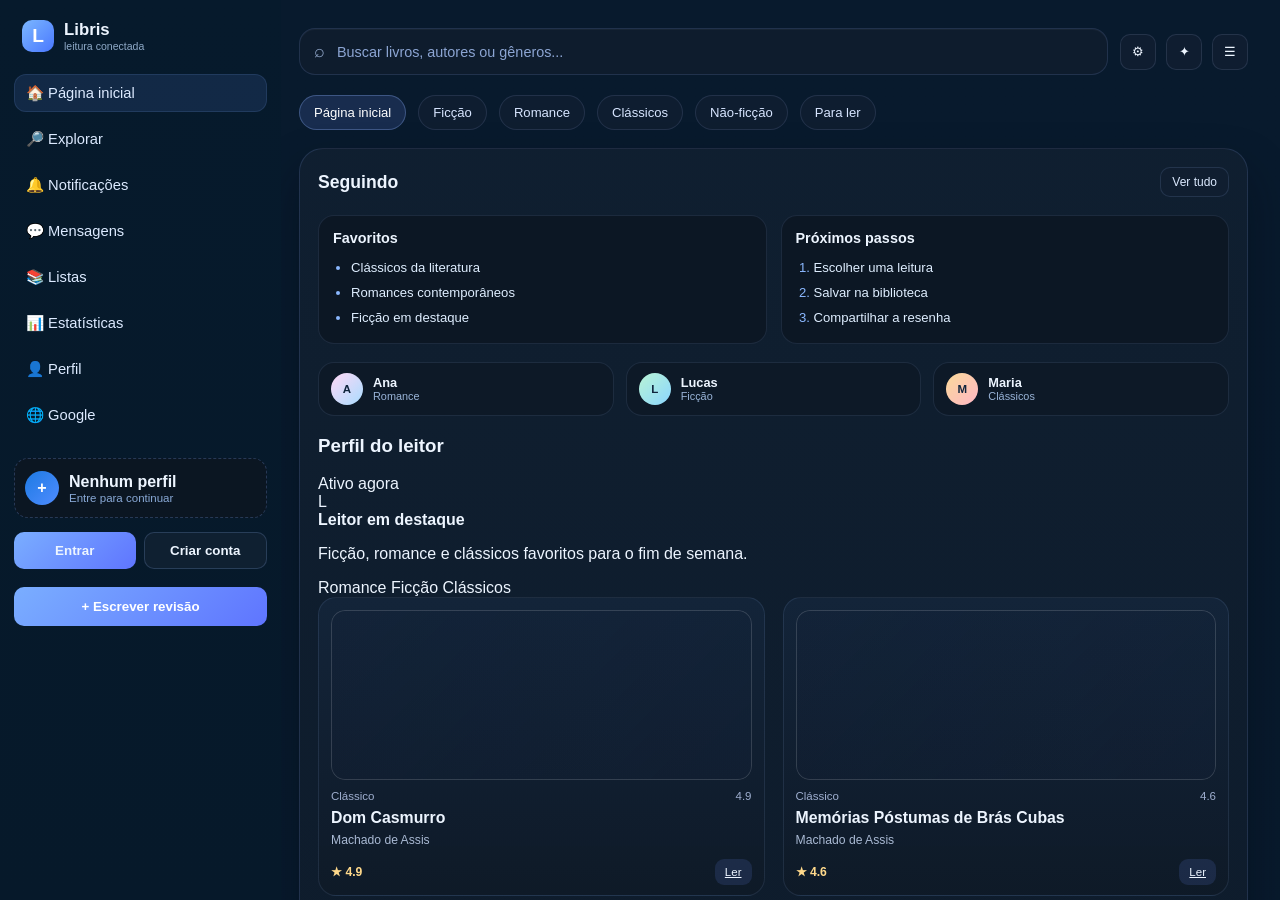
<file: index.html>
<!DOCTYPE html>
<html lang="pt-BR">
  <head>
    <meta charset="UTF-8" />
    <meta name="viewport" content="width=device-width, initial-scale=1.0" />
    <title>Libris — Estrutura em Frames</title>
    <link rel="stylesheet" href="style.css" />
  </head>
  <frameset cols="22%,78%" rows="100%" border="0" frameborder="0" framespacing="0">
    <frame name="menu" src="menu.html" noresize scrolling="auto" />
    <frame name="conteudo" src="conteudo.html" noresize scrolling="auto" />
  </frameset>
</html>
</file>
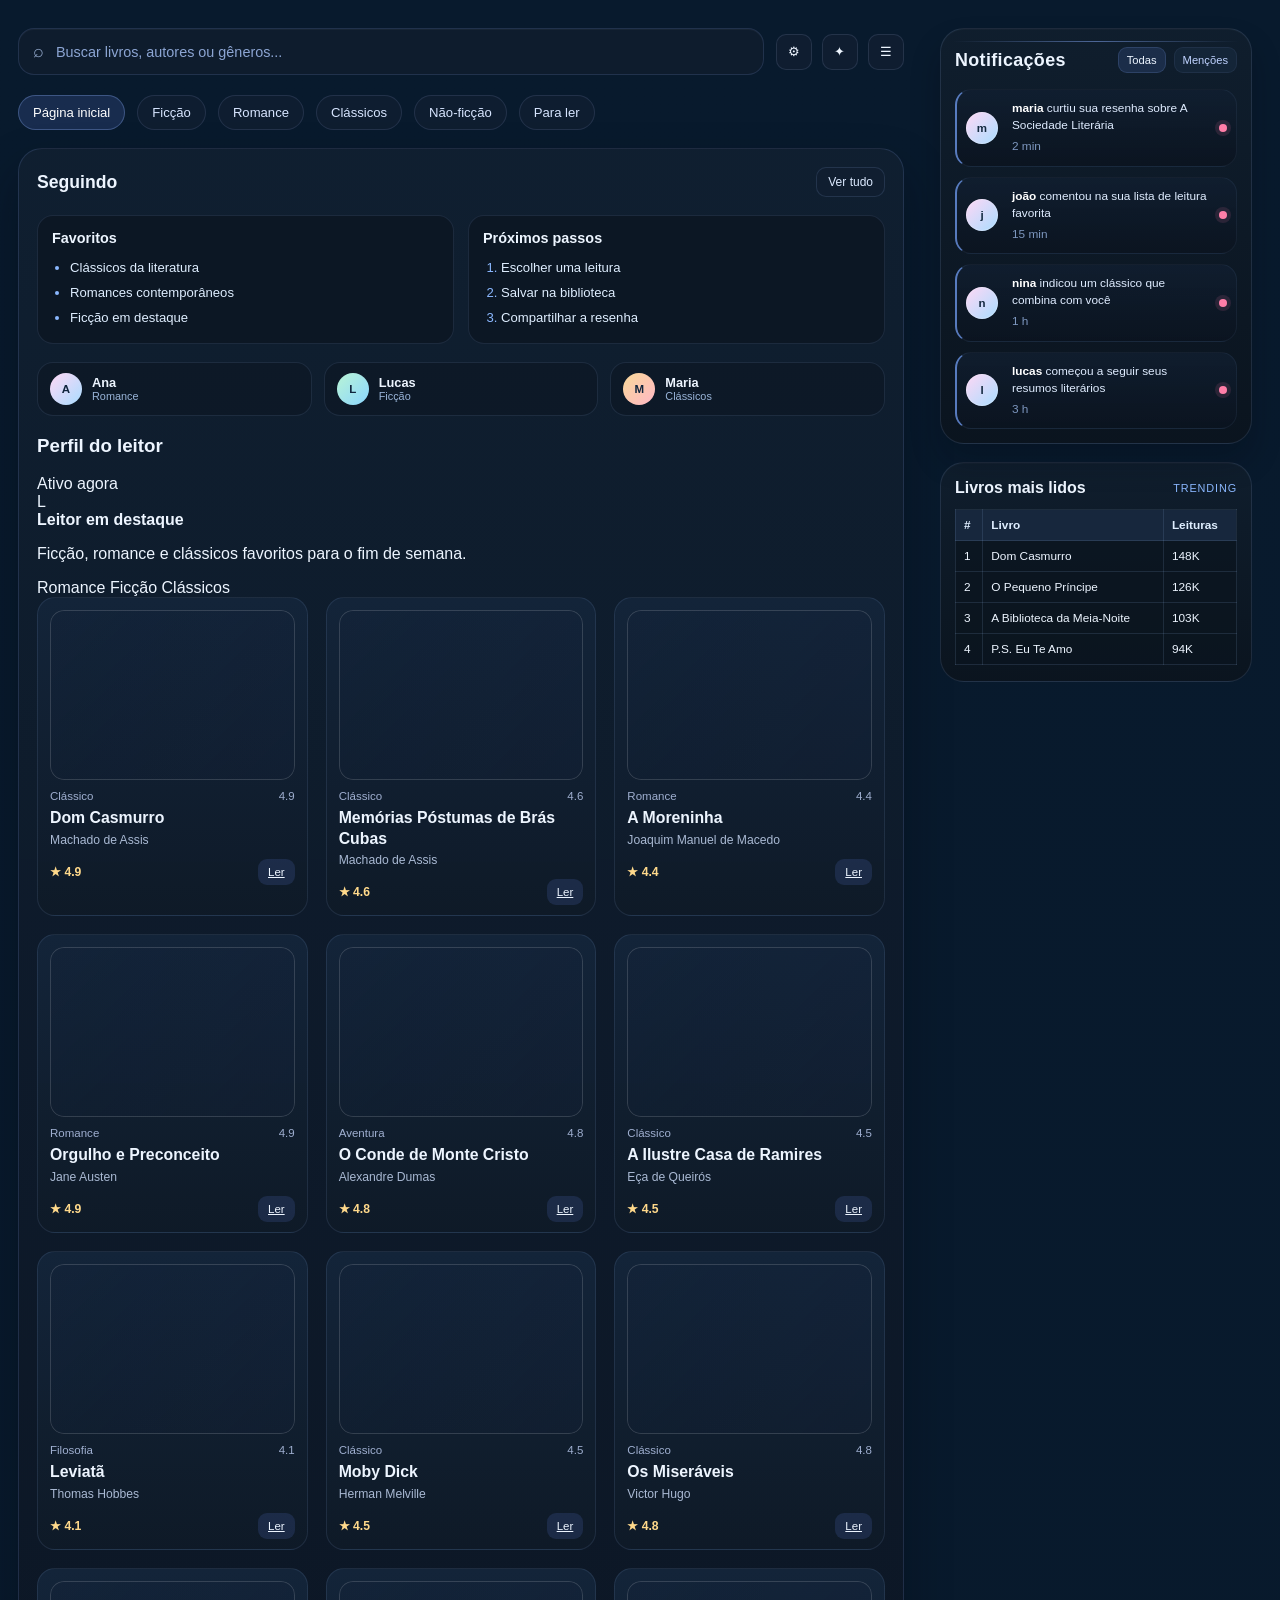
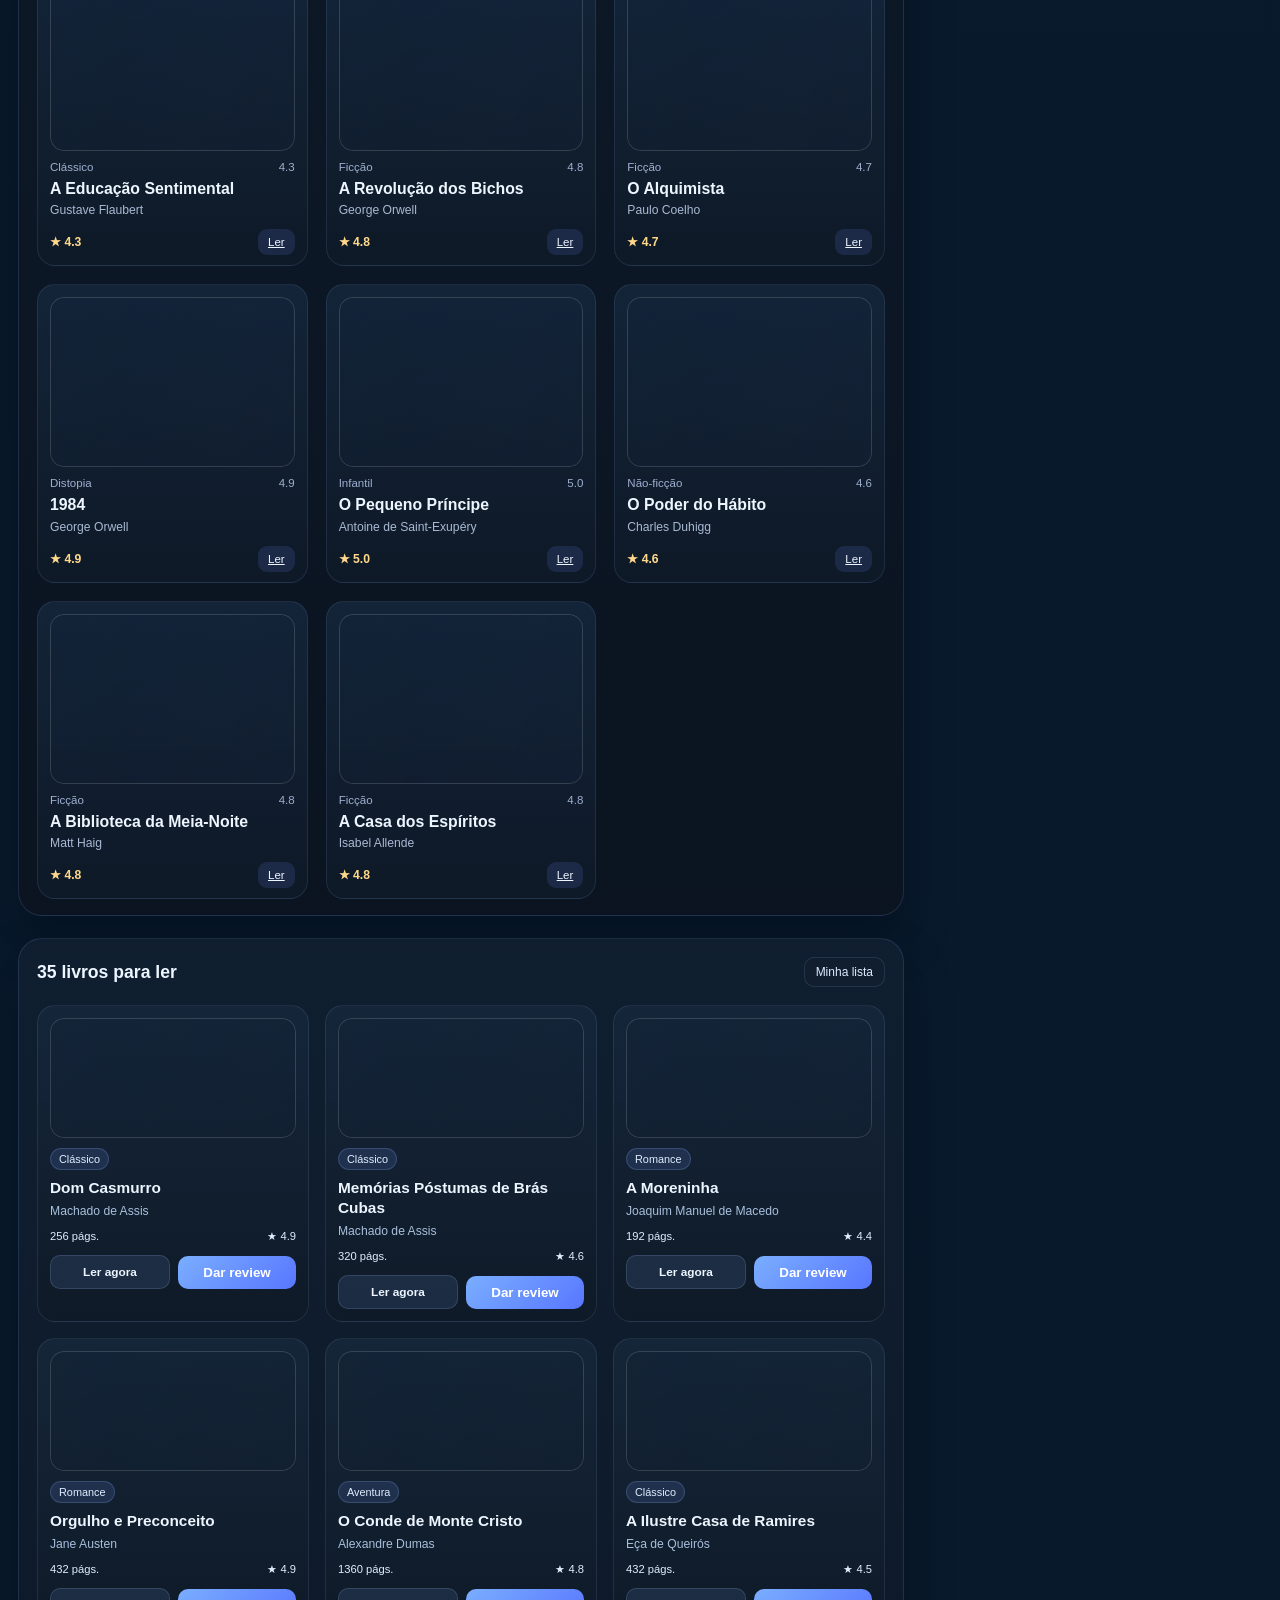
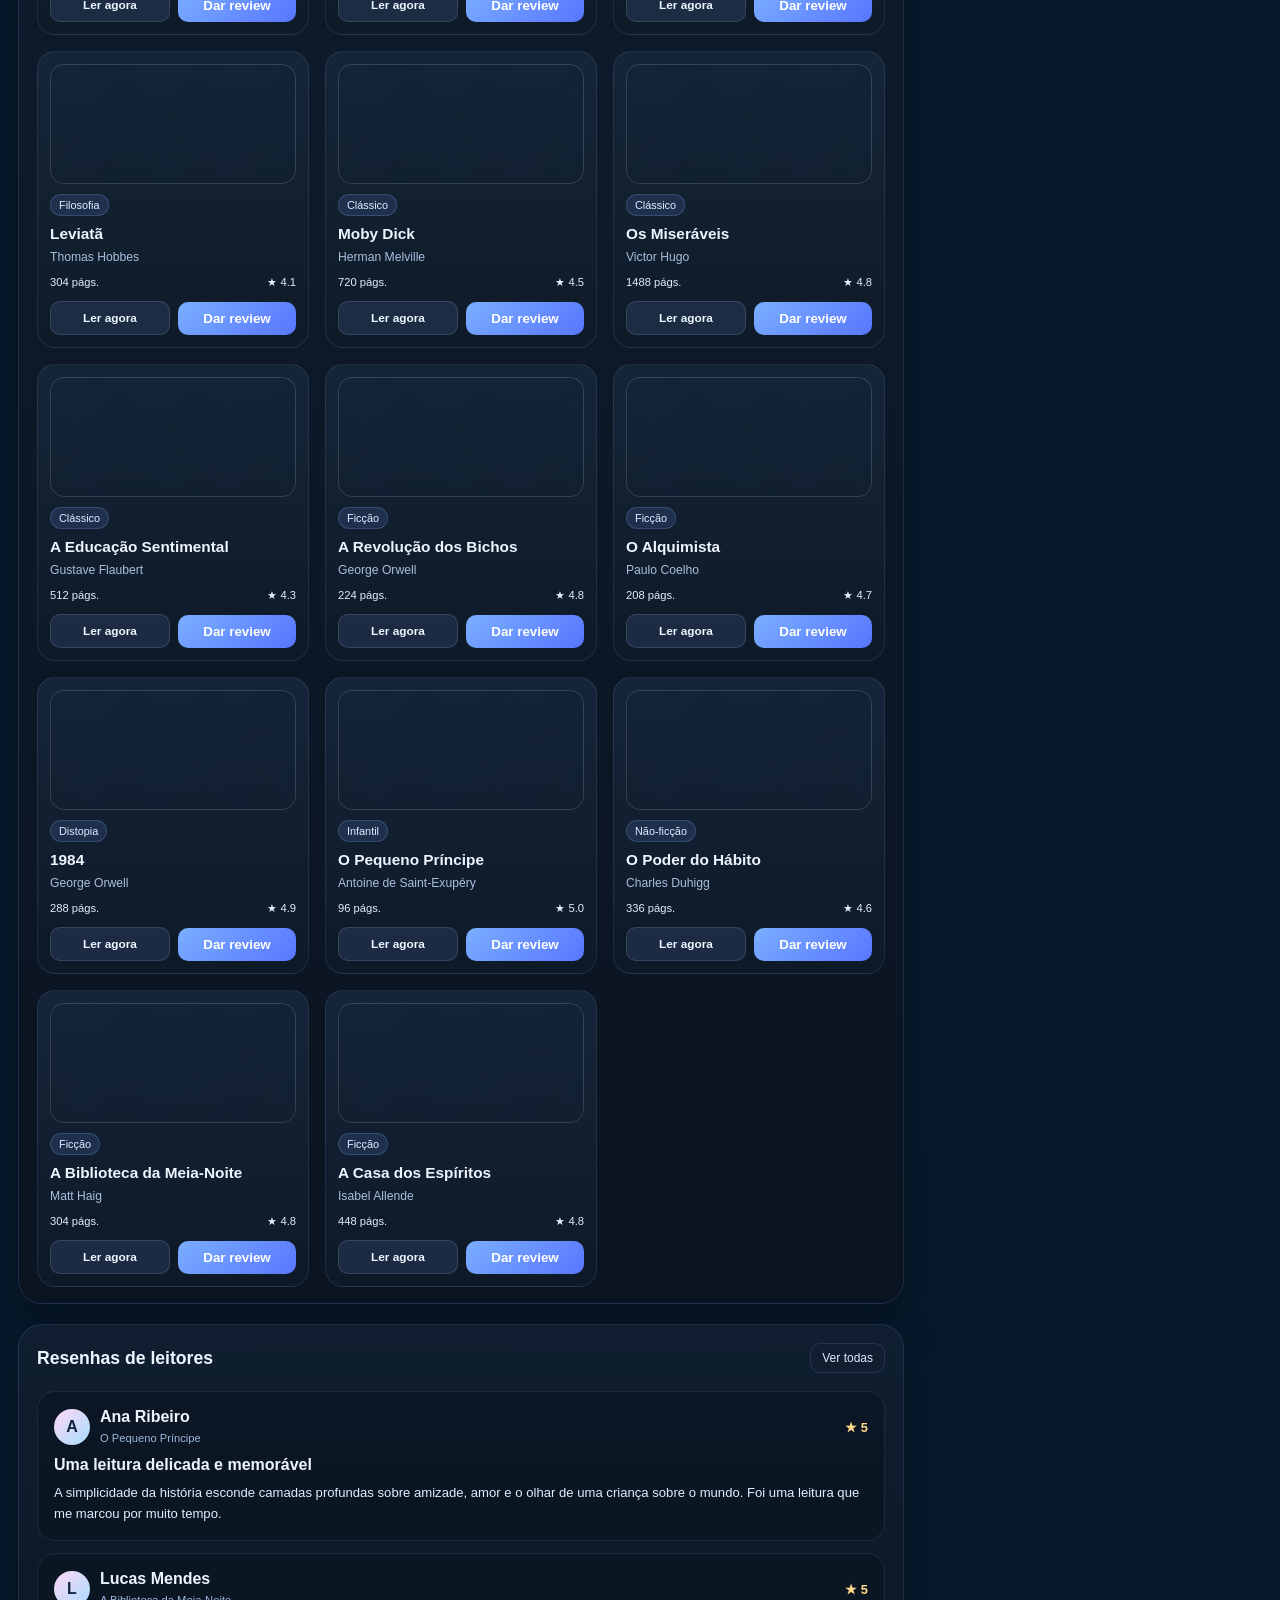
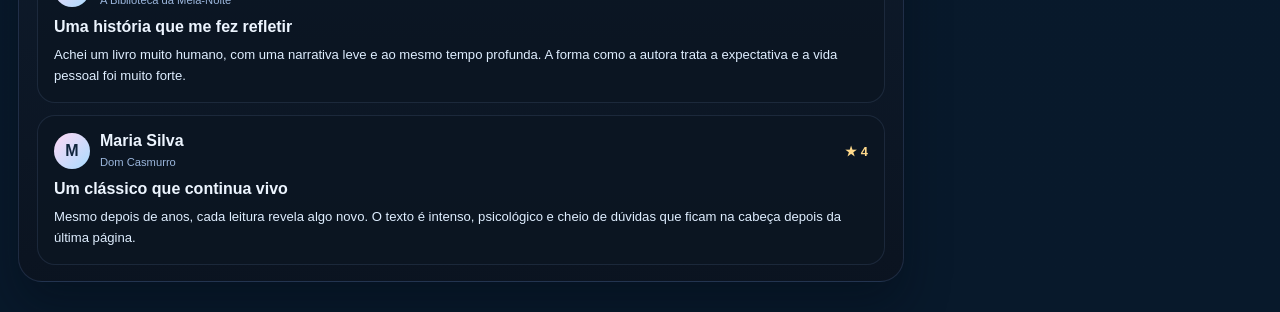
<file: conteudo.html>
<!DOCTYPE html>
<html lang="pt-BR">
  <head>
    <meta charset="UTF-8" />
    <title>Libris — Feed</title>
    <link rel="stylesheet" href="style.css" />
  </head>
  <body>
    <div class="dashboard">
      <main class="feed-panel">
        <a name="inicio"></a>

        <div class="topbar">
          <div class="search-box">
            <span class="search-icon">⌕</span>
            <input id="mainSearchInput" type="text" placeholder="Buscar livros, autores ou gêneros..." aria-label="Buscar livros" />
          </div>
          <div class="toolbar">
            <button type="button">⚙</button>
            <button type="button">✦</button>
            <button type="button">☰</button>
          </div>
        </div>

        <div class="tab-row" id="explorar">
          <button type="button" class="active">Página inicial</button>
          <button type="button">Ficção</button>
          <button type="button">Romance</button>
          <button type="button">Clássicos</button>
          <button type="button">Não-ficção</button>
          <button type="button" data-tab="to-read">Para ler</button>
        </div>

        <section class="feed-card">
          <div class="feed-header">
            <h2>Seguindo</h2>
            <button type="button" class="ghost-btn">Ver tudo</button>
          </div>

          <div class="mini-lists" id="listas">
            <div class="list-card">
              <h3>Favoritos</h3>
              <ul>
                <li>Clássicos da literatura</li>
                <li>Romances contemporâneos</li>
                <li>Ficção em destaque</li>
              </ul>
            </div>

            <div class="list-card">
              <h3>Próximos passos</h3>
              <ol>
                <li>Escolher uma leitura</li>
                <li>Salvar na biblioteca</li>
                <li>Compartilhar a resenha</li>
              </ol>
            </div>
          </div>

          <div class="review-preview-grid">
            <div class="profile-pill">
              <div class="mini-avatar a1">A</div>
              <div><strong>Ana</strong><span>Romance</span></div>
            </div>
            <div class="profile-pill">
              <div class="mini-avatar a2">L</div>
              <div><strong>Lucas</strong><span>Ficção</span></div>
            </div>
            <div class="profile-pill">
              <div class="mini-avatar a3">M</div>
              <div><strong>Maria</strong><span>Clássicos</span></div>
            </div>
          </div>

          <section class="profile-summary" id="formulario">
            <div class="profile-summary-header">
              <h3>Perfil do leitor</h3>
              <span>Ativo agora</span>
            </div>
            <div class="profile-summary-body">
              <div class="profile-summary-avatar">L</div>
              <div>
                <strong>Leitor em destaque</strong>
                <p>Ficção, romance e clássicos favoritos para o fim de semana.</p>
              </div>
            </div>
            <div class="profile-summary-stats">
              <span>Romance</span>
              <span>Ficção</span>
              <span>Clássicos</span>
            </div>
          </section>

          <div id="booksGrid" class="books-grid" aria-live="polite"></div>
        </section>

        <section class="feed-card to-read-section" id="toReadSection">
          <div class="feed-header">
            <h2>35 livros para ler</h2>
            <button type="button" class="ghost-btn">Minha lista</button>
          </div>
          <div id="toReadGrid" class="to-read-grid"></div>
        </section>

        <section class="reviews-section feed-card">
          <div class="feed-header">
            <h2>Resenhas de leitores</h2>
            <button type="button" class="ghost-btn" id="reviewsHeaderBtn">Ver todas</button>
          </div>
          <div id="reviewsList" class="reviews-list"></div>
        </section>

      </main>

      <aside class="side-panel" id="notificacoes">
        <div class="notification-box">
          <div class="notification-header">
            <h3>Notificações</h3>
            <div class="notif-tabs"><span>Todas</span><span>Menções</span></div>
          </div>

          <div class="notif-list" id="mensagens">
            <div class="notif-item">
              <div class="notif-avatar">m</div>
              <div class="notif-text"><strong>maria</strong> curtiu sua resenha sobre A Sociedade Literária <span class="notif-time">2 min</span></div>
              <div class="notif-dot"></div>
            </div>

            <div class="notif-item">
              <div class="notif-avatar">j</div>
              <div class="notif-text"><strong>joão</strong> comentou na sua lista de leitura favorita <span class="notif-time">15 min</span></div>
              <div class="notif-dot"></div>
            </div>

            <div class="notif-item">
              <div class="notif-avatar">n</div>
              <div class="notif-text"><strong>nina</strong> indicou um clássico que combina com você <span class="notif-time">1 h</span></div>
              <div class="notif-dot"></div>
            </div>

            <div class="notif-item">
              <div class="notif-avatar">l</div>
              <div class="notif-text"><strong>lucas</strong> começou a seguir seus resumos literários <span class="notif-time">3 h</span></div>
              <div class="notif-dot"></div>
            </div>
          </div>
        </div>

        <div class="trend-box" id="tabela">
          <div class="trend-header">
            <h3>Livros mais lidos</h3>
            <span>Trending</span>
          </div>

          <table class="trend-table" frame="box" rules="all">
            <tr>
              <th>#</th>
              <th>Livro</th>
              <th>Leituras</th>
            </tr>
            <tr>
              <td>1</td>
              <td>Dom Casmurro</td>
              <td>148K</td>
            </tr>
            <tr>
              <td>2</td>
              <td>O Pequeno Príncipe</td>
              <td>126K</td>
            </tr>
            <tr>
              <td>3</td>
              <td>A Biblioteca da Meia-Noite</td>
              <td>103K</td>
            </tr>
            <tr>
              <td>4</td>
              <td>P.S. Eu Te Amo</td>
              <td>94K</td>
            </tr>
          </table>
        </div>
      </aside>
    </div>

    <script src="script.js"></script>
  </body>
</html>
</file>
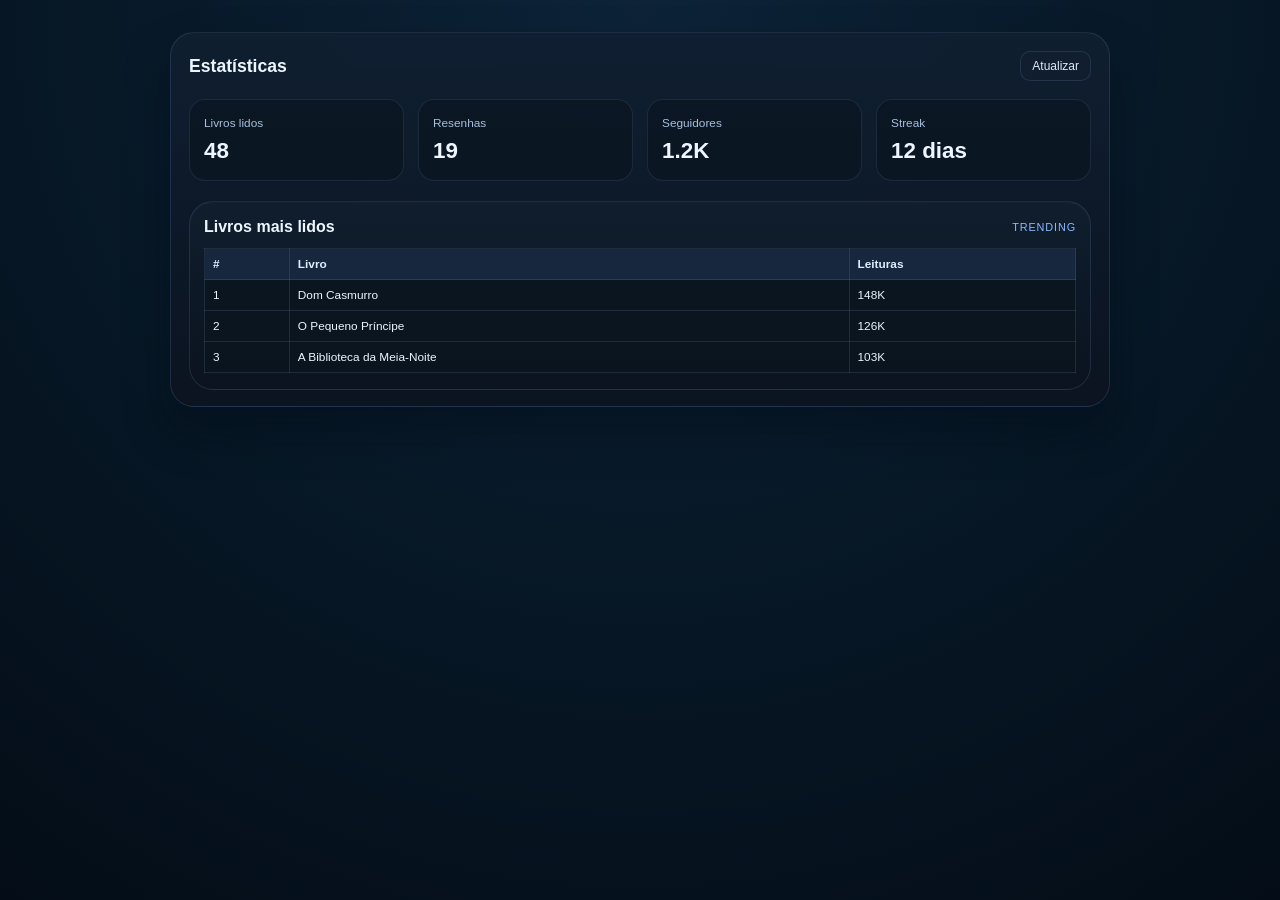
<file: estatisticas.html>
<!DOCTYPE html>
<html lang="pt-BR">
  <head>
    <meta charset="UTF-8" />
    <meta name="viewport" content="width=device-width, initial-scale=1.0" />
    <title>Libris — Estatísticas</title>
    <link rel="stylesheet" href="style.css" />
  </head>
  <body class="app-shell">
    <main class="content-panel single-page-panel">
      <section class="feed-card standalone-panel">
        <div class="feed-header">
          <h2>Estatísticas</h2>
          <button type="button" class="ghost-btn">Atualizar</button>
        </div>

        <div class="stats-grid">
          <div class="stat-card"><span>Livros lidos</span><strong>48</strong></div>
          <div class="stat-card"><span>Resenhas</span><strong>19</strong></div>
          <div class="stat-card"><span>Seguidores</span><strong>1.2K</strong></div>
          <div class="stat-card"><span>Streak</span><strong>12 dias</strong></div>
        </div>

        <div class="trend-box inline-table">
          <div class="trend-header"><h3>Livros mais lidos</h3><span>Trending</span></div>
          <table class="trend-table">
            <tr><th>#</th><th>Livro</th><th>Leituras</th></tr>
            <tr><td>1</td><td>Dom Casmurro</td><td>148K</td></tr>
            <tr><td>2</td><td>O Pequeno Príncipe</td><td>126K</td></tr>
            <tr><td>3</td><td>A Biblioteca da Meia-Noite</td><td>103K</td></tr>
          </table>
        </div>
      </section>
    </main>

    <div class="auth-modal hidden" id="authModal">
      <div class="auth-card">
        <button type="button" class="close-modal" id="closeAuthModal">×</button>
        <div class="auth-tabs">
          <button type="button" class="auth-tab active" data-auth="login">Entrar</button>
          <button type="button" class="auth-tab" data-auth="signup">Criar conta</button>
        </div>
        <form id="loginForm" class="auth-form active">
          <label>Email<input type="email" name="email" required /></label>
          <label>Senha<input type="password" name="password" required /></label>
          <button type="submit" class="submit-btn">Entrar</button>
        </form>
        <form id="signupForm" class="auth-form profile-form">
          <label>Nome<input type="text" name="name" required /></label>
          <label>Email<input type="email" name="email" required /></label>
          <label>Senha<input type="password" name="password" required /></label>
          <button type="submit" class="submit-btn">Cadastrar</button>
        </form>
      </div>
    </div>

    <div class="auth-modal hidden" id="reviewModal">
      <div class="auth-card review-card">
        <button type="button" class="close-modal" data-close="reviewModal">×</button>
        <div class="review-header"><h3>Nova revisão</h3><span>Compartilhe sua leitura</span></div>
        <form id="reviewForm" class="review-form">
          <label>Título da resenha<input type="text" name="title" required /></label>
          <label>Livro<input type="text" name="book" required /></label>
          <label>Sua avaliação<textarea name="review" rows="5" required></textarea></label>
          <div class="form-actions compact-actions">
            <button type="submit" class="submit-btn">Publicar</button>
            <button type="reset" class="reset-btn">Limpar</button>
          </div>
        </form>
      </div>
    </div>

    <script src="script.js"></script>
  </body>
</html>
</file>
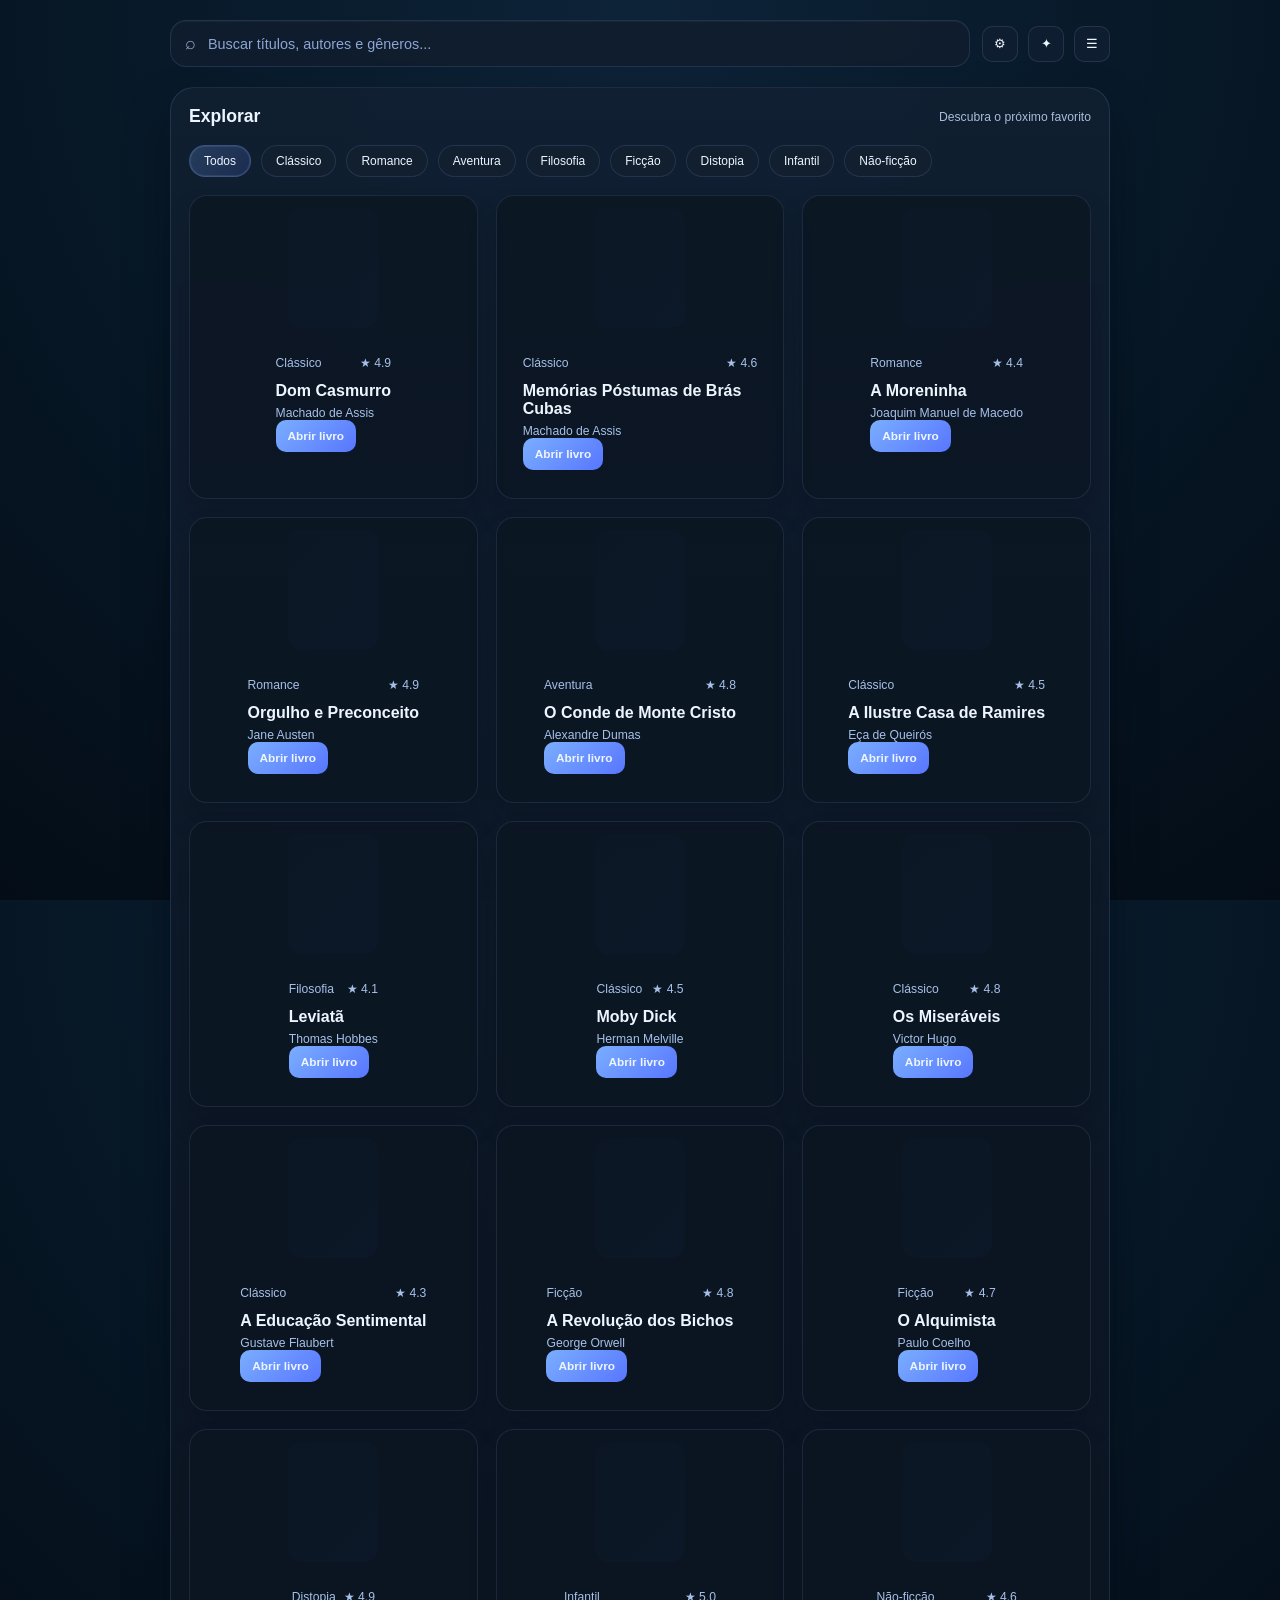
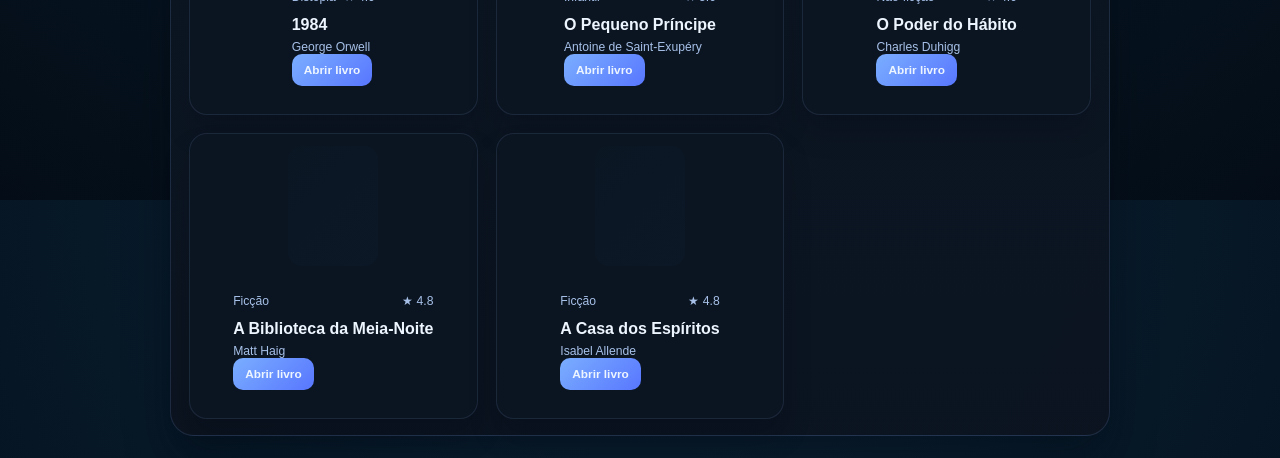
<file: explorar.html>
<!DOCTYPE html>
<html lang="pt-BR">
  <head>
    <meta charset="UTF-8" />
    <meta name="viewport" content="width=device-width, initial-scale=1.0" />
    <title>Libris — Explorar</title>
    <link rel="stylesheet" href="style.css" />
  </head>
  <body class="app-shell">
    <main class="content-panel single-page-panel">
      <header class="topbar">
        <div class="search-box">
          <span class="search-icon">⌕</span>
          <input id="exploreSearchInput" type="text" placeholder="Buscar títulos, autores e gêneros..." aria-label="Buscar livros" />
        </div>
        <div class="toolbar">
          <button type="button" aria-label="Configurações">⚙</button>
          <button type="button" aria-label="Favoritos">✦</button>
          <button type="button" aria-label="Menu">☰</button>
        </div>
      </header>

      <section class="feed-card standalone-panel">
        <div class="feed-header">
          <h2>Explorar</h2>
          <span class="muted-text">Descubra o próximo favorito</span>
        </div>

        <div class="filter-bar" data-genre-filters></div>
        <div id="exploreResults" class="explore-results" aria-live="polite"></div>
      </section>
    </main>

    <div class="auth-modal hidden" id="authModal">
      <div class="auth-card">
        <button type="button" class="close-modal" id="closeAuthModal" aria-label="Fechar modal">×</button>
        <div class="auth-tabs">
          <button type="button" class="auth-tab active" data-auth="login">Entrar</button>
          <button type="button" class="auth-tab" data-auth="signup">Criar conta</button>
        </div>

        <form id="loginForm" class="auth-form active">
          <label>
            Email
            <input type="email" name="email" placeholder="seu@email.com" required />
          </label>
          <label>
            Senha
            <input type="password" name="password" placeholder="Sua senha" required />
          </label>
          <button type="submit" class="submit-btn">Entrar</button>
        </form>

        <form id="signupForm" class="auth-form profile-form">
          <label>
            Nome
            <input type="text" name="name" placeholder="Seu nome" required />
          </label>
          <label>
            Email
            <input type="email" name="email" placeholder="seu@email.com" required />
          </label>
          <label>
            Senha
            <input type="password" name="password" placeholder="Crie uma senha" required />
          </label>
          <button type="submit" class="submit-btn">Cadastrar</button>
        </form>
      </div>
    </div>

    <div class="auth-modal hidden" id="reviewModal">
      <div class="auth-card review-card">
        <button type="button" class="close-modal" data-close="reviewModal">×</button>
        <div class="review-header">
          <h3>Nova revisão</h3>
          <span>Compartilhe sua leitura</span>
        </div>
        <form id="reviewForm" class="review-form">
          <label>
            Título da resenha
            <input type="text" name="title" required />
          </label>
          <label>
            Livro
            <input type="text" name="book" required />
          </label>
          <label>
            Sua avaliação
            <textarea name="review" rows="5" required></textarea>
          </label>
          <div class="form-actions compact-actions">
            <button type="submit" class="submit-btn">Publicar</button>
            <button type="reset" class="reset-btn">Limpar</button>
          </div>
        </form>
      </div>
    </div>

    <script src="script.js"></script>
  </body>
</html>
</file>
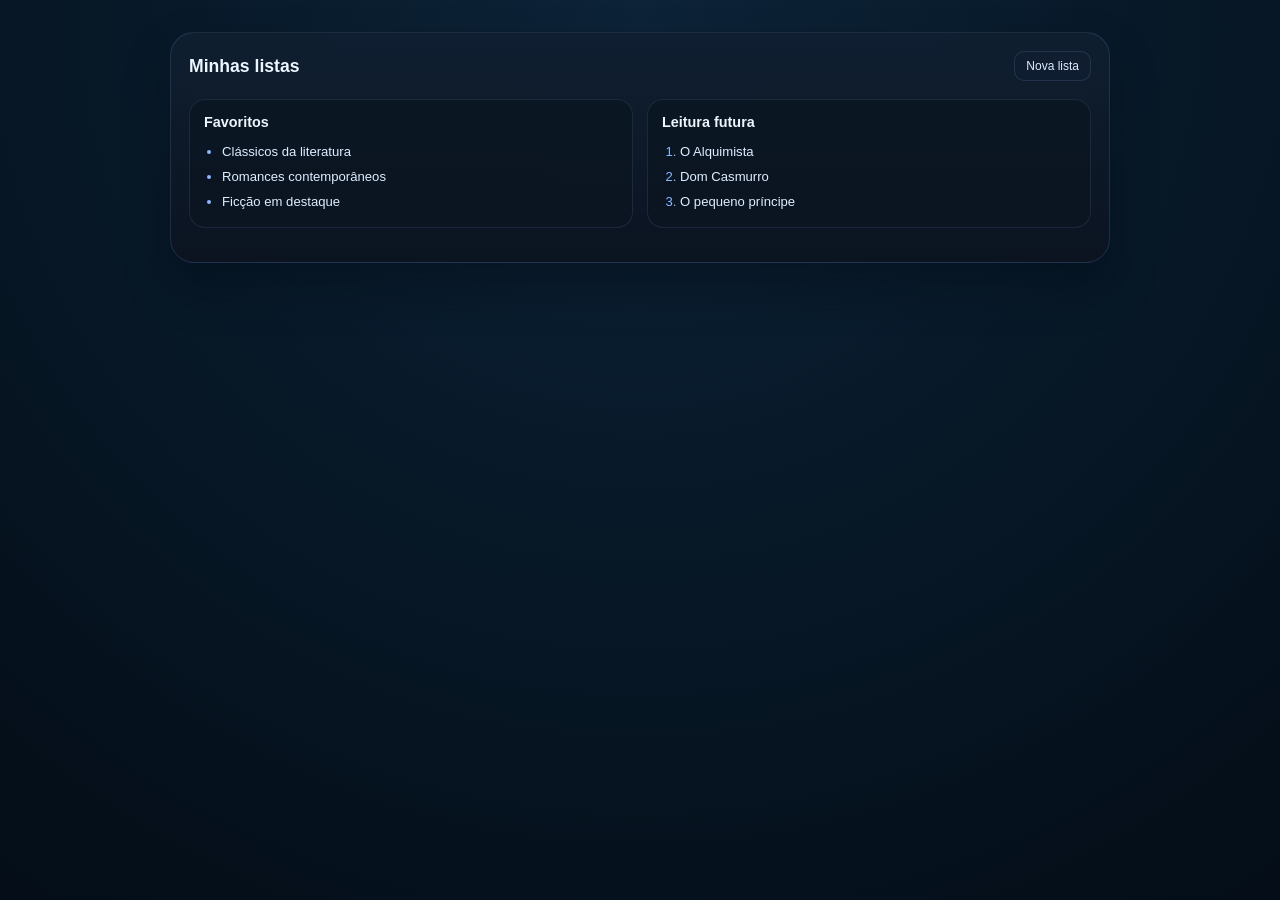
<file: listas.html>
<!DOCTYPE html>
<html lang="pt-BR">
  <head>
    <meta charset="UTF-8" />
    <meta name="viewport" content="width=device-width, initial-scale=1.0" />
    <title>Libris — Listas</title>
    <link rel="stylesheet" href="style.css" />
  </head>
  <body class="app-shell">
    <main class="content-panel single-page-panel">
      <section class="feed-card standalone-panel">
        <div class="feed-header">
          <h2>Minhas listas</h2>
          <button type="button" class="ghost-btn">Nova lista</button>
        </div>

        <div class="mini-lists two-column">
          <div class="list-card">
            <h3>Favoritos</h3>
            <ul>
              <li>Clássicos da literatura</li>
              <li>Romances contemporâneos</li>
              <li>Ficção em destaque</li>
            </ul>
          </div>
          <div class="list-card">
            <h3>Leitura futura</h3>
            <ol>
              <li>O Alquimista</li>
              <li>Dom Casmurro</li>
              <li>O pequeno príncipe</li>
            </ol>
          </div>
        </div>
      </section>
    </main>

    <div class="auth-modal hidden" id="authModal">
      <div class="auth-card">
        <button type="button" class="close-modal" id="closeAuthModal">×</button>
        <div class="auth-tabs">
          <button type="button" class="auth-tab active" data-auth="login">Entrar</button>
          <button type="button" class="auth-tab" data-auth="signup">Criar conta</button>
        </div>
        <form id="loginForm" class="auth-form active">
          <label>Email<input type="email" name="email" required /></label>
          <label>Senha<input type="password" name="password" required /></label>
          <button type="submit" class="submit-btn">Entrar</button>
        </form>
        <form id="signupForm" class="auth-form profile-form">
          <label>Nome<input type="text" name="name" required /></label>
          <label>Email<input type="email" name="email" required /></label>
          <label>Senha<input type="password" name="password" required /></label>
          <button type="submit" class="submit-btn">Cadastrar</button>
        </form>
      </div>
    </div>

    <div class="auth-modal hidden" id="reviewModal">
      <div class="auth-card review-card">
        <button type="button" class="close-modal" data-close="reviewModal">×</button>
        <div class="review-header"><h3>Nova revisão</h3><span>Compartilhe sua leitura</span></div>
        <form id="reviewForm" class="review-form">
          <label>Título da resenha<input type="text" name="title" required /></label>
          <label>Livro<input type="text" name="book" required /></label>
          <label>Sua avaliação<textarea name="review" rows="5" required></textarea></label>
          <div class="form-actions compact-actions">
            <button type="submit" class="submit-btn">Publicar</button>
            <button type="reset" class="reset-btn">Limpar</button>
          </div>
        </form>
      </div>
    </div>

    <script src="script.js"></script>
  </body>
</html>
</file>
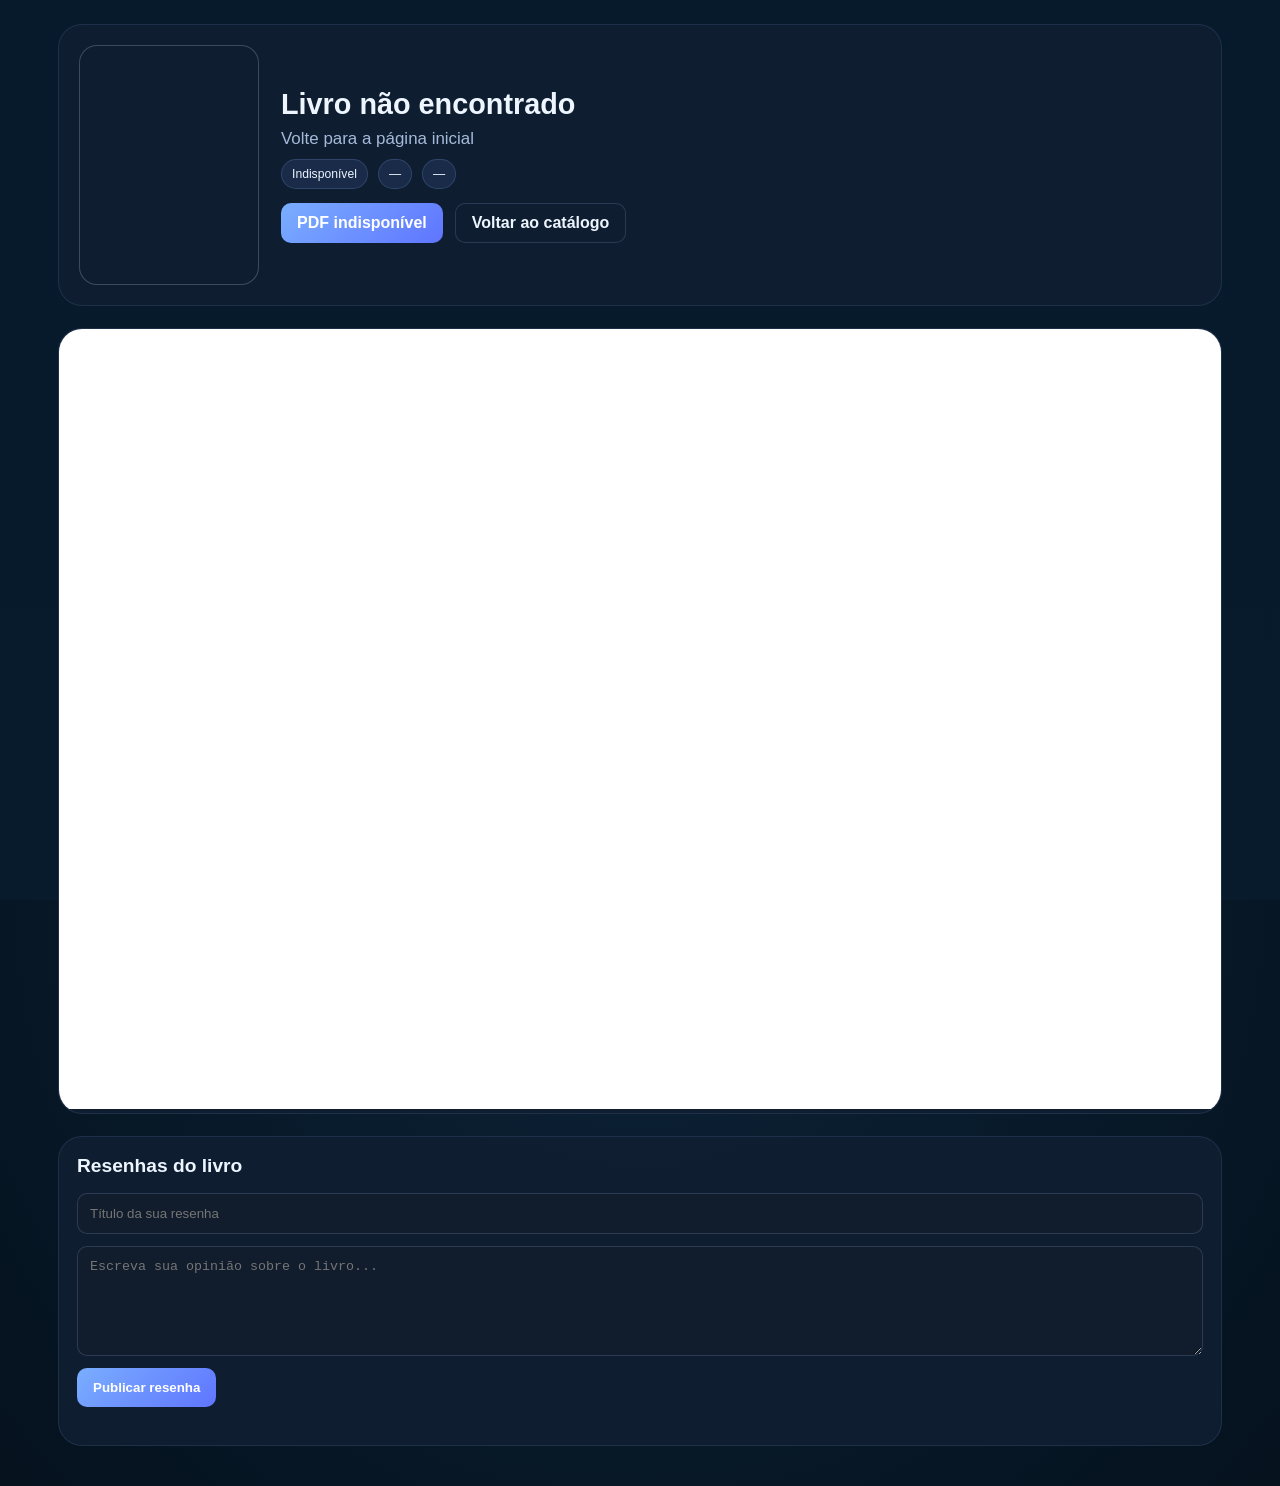
<file: livro.html>
<!DOCTYPE html>
<html lang="pt-BR">
  <head>
    <meta charset="UTF-8" />
    <meta name="viewport" content="width=device-width, initial-scale=1.0" />
    <title>Libris — Livro</title>
    <link rel="stylesheet" href="style.css" />
    <style>
      body {
        margin: 0;
        background: linear-gradient(180deg, #071a2c 0%, #081b2d 100%);
        color: #edf5ff;
      }

      .book-page-shell {
        max-width: 1200px;
        margin: 0 auto;
        padding: 24px 18px 40px;
      }

      .book-header {
        display: flex;
        gap: 22px;
        align-items: center;
        background: rgba(16, 31, 49, 0.9);
        border: 1px solid rgba(150, 180, 232, 0.12);
        border-radius: 24px;
        padding: 20px;
        margin-bottom: 22px;
      }

      .book-cover-large {
        width: 180px;
        min-width: 180px;
        height: 240px;
        border-radius: 18px;
        background-size: cover;
        background-position: center;
        box-shadow: inset 0 0 0 1px rgba(255,255,255,0.2);
      }

      .book-header h1 {
        margin: 0 0 8px;
        font-size: clamp(1.8rem, 2vw, 2.6rem);
      }

      .book-author {
        margin: 0 0 10px;
        color: #a5bad9;
        font-size: 1.06rem;
      }

      .book-meta-row {
        display: flex;
        flex-wrap: wrap;
        gap: 10px;
        margin-bottom: 14px;
      }

      .book-meta-pill {
        background: rgba(105, 145, 255, 0.12);
        border: 1px solid rgba(146, 180, 255, 0.18);
        color: #edf5ff;
        padding: 7px 10px;
        border-radius: 999px;
        font-size: 0.76rem;
      }

      .book-actions {
        display: flex;
        flex-wrap: wrap;
        gap: 12px;
      }

      .book-link-btn,
      .book-back-btn {
        display: inline-flex;
        align-items: center;
        justify-content: center;
        border-radius: 10px;
        padding: 10px 16px;
        text-decoration: none;
        font-weight: 700;
        cursor: pointer;
      }

      .book-link-btn {
        background: linear-gradient(135deg, #7aaeff, #5f75ff);
        color: #fff;
      }

      .book-back-btn {
        border: 1px solid rgba(150, 180, 232, 0.18);
        background: rgba(17, 31, 49, 0.8);
        color: #edf5ff;
      }

      .book-reader-panel {
        background: rgba(16, 31, 49, 0.9);
        border: 1px solid rgba(150, 180, 232, 0.12);
        border-radius: 24px;
        overflow: hidden;
        margin-bottom: 22px;
      }

      .reader-frame {
        width: 100%;
        height: 780px;
        border: 0;
        background: #fff;
      }

      .book-reviews-panel {
        background: rgba(16, 31, 49, 0.9);
        border: 1px solid rgba(150, 180, 232, 0.12);
        border-radius: 24px;
        padding: 18px;
      }

      .book-reviews-panel h2 {
        margin: 0 0 16px;
        font-size: 1.2rem;
      }

      .book-review-form {
        display: flex;
        flex-direction: column;
        gap: 12px;
        margin-bottom: 20px;
      }

      .book-review-form input,
      .book-review-form textarea {
        width: 100%;
        border: 1px solid rgba(150, 180, 232, 0.2);
        background: rgba(18, 30, 46, 0.95);
        color: #edf5ff;
        border-radius: 10px;
        padding: 12px;
      }

      .book-review-form textarea {
        min-height: 110px;
        resize: vertical;
      }

      .submit-review-btn {
        border: none;
        border-radius: 10px;
        background: linear-gradient(135deg, #7aaeff, #5f75ff);
        color: #fff;
        padding: 12px 16px;
        font-weight: 700;
        cursor: pointer;
        align-self: flex-start;
      }

      .book-review-list {
        display: flex;
        flex-direction: column;
        gap: 12px;
      }

      .book-review-item {
        background: rgba(12, 22, 34, 0.8);
        border: 1px solid rgba(150, 180, 232, 0.12);
        border-radius: 16px;
        padding: 14px;
      }

      .book-review-header {
        display: flex;
        justify-content: space-between;
        gap: 12px;
        margin-bottom: 8px;
      }

      .book-review-item h4 {
        margin: 0 0 8px;
      }

      .book-review-item p {
        margin: 0;
        color: #dfeeff;
        line-height: 1.6;
      }

      .empty-reviews {
        color: #a9bfdc;
        background: rgba(12, 22, 34, 0.8);
        border: 1px solid rgba(150, 180, 232, 0.12);
        border-radius: 14px;
        padding: 12px;
      }

      @media (max-width: 780px) {
        .book-header {
          flex-direction: column;
          align-items: flex-start;
        }

        .book-cover-large {
          width: 100%;
          max-width: 220px;
          height: 300px;
        }

        .reader-frame {
          height: 560px;
        }
      }
    </style>
  </head>
  <body>
    <div class="book-page-shell">
      <header class="book-header">
        <div class="book-cover-large" id="bookCover"></div>
        <div>
          <h1 id="bookTitle">Carregando...</h1>
          <p class="book-author" id="bookAuthor"></p>
          <div class="book-meta-row">
            <span class="book-meta-pill" id="bookGenre">Gênero</span>
            <span class="book-meta-pill" id="bookPages">Páginas</span>
            <span class="book-meta-pill" id="bookRating">Avaliação</span>
          </div>
          <div class="book-actions">
            <a class="book-link-btn" id="pdfLink" href="#" target="_blank" rel="noreferrer">Abrir PDF</a>
            <a class="book-back-btn" href="conteudo.html">Voltar ao catálogo</a>
          </div>
        </div>
      </header>

      <section class="book-reader-panel">
        <iframe id="bookViewer" class="reader-frame" title="Leitura do livro" allow="fullscreen"></iframe>
      </section>

      <section class="book-reviews-panel">
        <h2>Resenhas do livro</h2>

        <form class="book-review-form" id="bookReviewForm">
          <input type="text" name="title" placeholder="Título da sua resenha" required />
          <textarea name="review" placeholder="Escreva sua opinião sobre o livro..." required></textarea>
          <button type="submit" class="submit-review-btn">Publicar resenha</button>
        </form>

        <div class="book-review-list" id="bookReviewsList"></div>
      </section>
    </div>

    <script src="script.js"></script>
  </body>
</html>
</file>
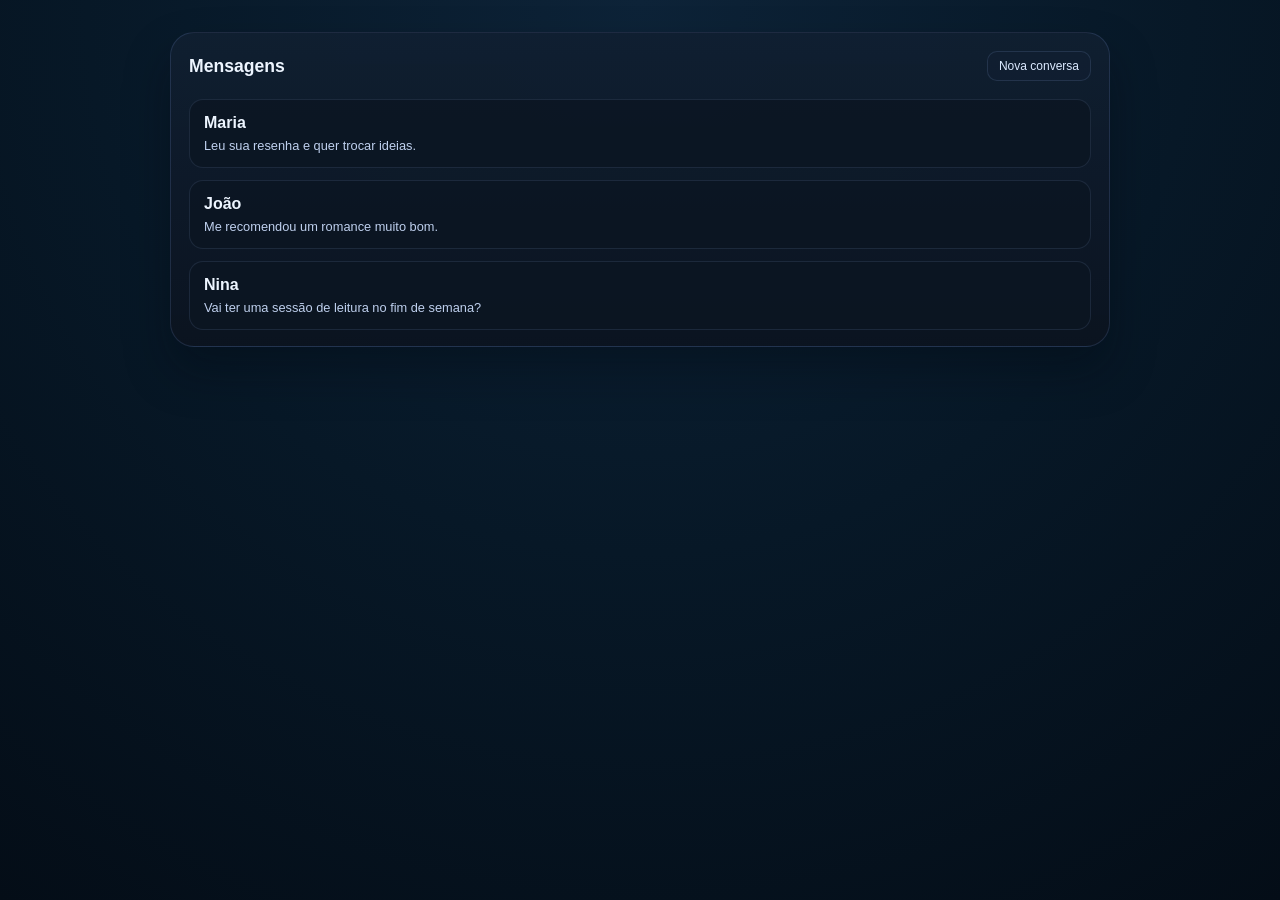
<file: mensagens.html>
<!DOCTYPE html>
<html lang="pt-BR">
  <head>
    <meta charset="UTF-8" />
    <meta name="viewport" content="width=device-width, initial-scale=1.0" />
    <title>Libris — Mensagens</title>
    <link rel="stylesheet" href="style.css" />
  </head>
  <body class="app-shell">
    <main class="content-panel single-page-panel">
      <section class="feed-card standalone-panel">
        <div class="feed-header">
          <h2>Mensagens</h2>
          <button type="button" class="ghost-btn">Nova conversa</button>
        </div>

        <div class="messages-box">
          <div class="message-item">
            <strong>Maria</strong>
            <span>Leu sua resenha e quer trocar ideias.</span>
          </div>
          <div class="message-item">
            <strong>João</strong>
            <span>Me recomendou um romance muito bom.</span>
          </div>
          <div class="message-item">
            <strong>Nina</strong>
            <span>Vai ter uma sessão de leitura no fim de semana?</span>
          </div>
        </div>
      </section>
    </main>

    <div class="auth-modal hidden" id="authModal">
      <div class="auth-card">
        <button type="button" class="close-modal" id="closeAuthModal">×</button>
        <div class="auth-tabs">
          <button type="button" class="auth-tab active" data-auth="login">Entrar</button>
          <button type="button" class="auth-tab" data-auth="signup">Criar conta</button>
        </div>
        <form id="loginForm" class="auth-form active">
          <label>Email<input type="email" name="email" required /></label>
          <label>Senha<input type="password" name="password" required /></label>
          <button type="submit" class="submit-btn">Entrar</button>
        </form>
        <form id="signupForm" class="auth-form profile-form">
          <label>Nome<input type="text" name="name" required /></label>
          <label>Email<input type="email" name="email" required /></label>
          <label>Senha<input type="password" name="password" required /></label>
          <button type="submit" class="submit-btn">Cadastrar</button>
        </form>
      </div>
    </div>

    <div class="auth-modal hidden" id="reviewModal">
      <div class="auth-card review-card">
        <button type="button" class="close-modal" data-close="reviewModal">×</button>
        <div class="review-header"><h3>Nova revisão</h3><span>Compartilhe sua leitura</span></div>
        <form id="reviewForm" class="review-form">
          <label>Título da resenha<input type="text" name="title" required /></label>
          <label>Livro<input type="text" name="book" required /></label>
          <label>Sua avaliação<textarea name="review" rows="5" required></textarea></label>
          <div class="form-actions compact-actions">
            <button type="submit" class="submit-btn">Publicar</button>
            <button type="reset" class="reset-btn">Limpar</button>
          </div>
        </form>
      </div>
    </div>

    <script src="script.js"></script>
  </body>
</html>
</file>
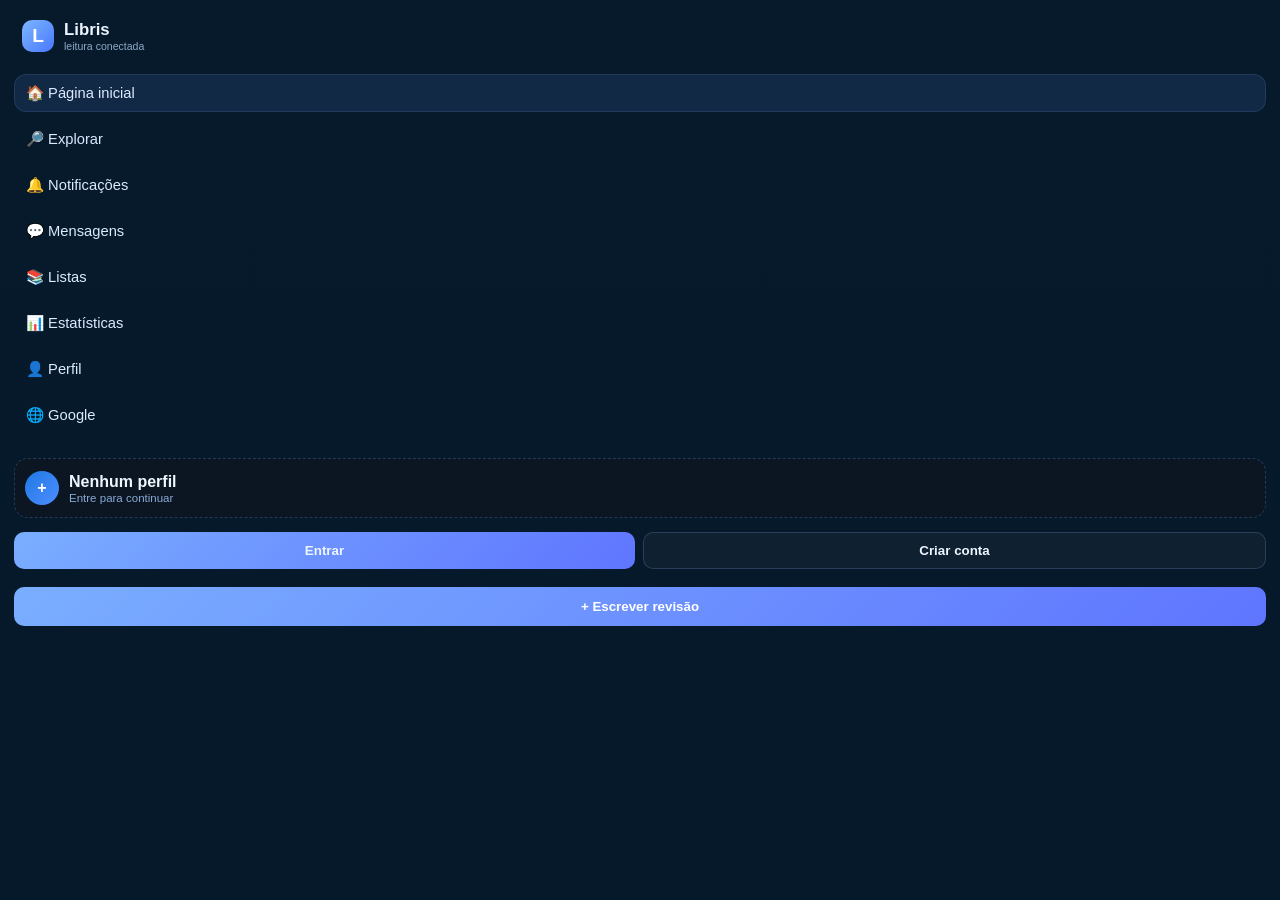
<file: menu.html>
<!DOCTYPE html>
<html lang="pt-BR">
  <head>
    <meta charset="UTF-8" />
    <title>Menu - Libris</title>
    <link rel="stylesheet" href="style.css" />
  </head>
  <body>
    <div class="menu-layout">
      <div class="brand-row">
        <div class="brand-mark">L</div>
        <div>
          <div class="brand-title">Libris</div>
          <div class="brand-sub">leitura conectada</div>
        </div>
      </div>

      <ul class="nav-list">
        <li><a class="active" href="conteudo.html" target="conteudo">🏠 Página inicial</a></li>
        <li><a href="explorar.html" target="conteudo">🔎 Explorar</a></li>
        <li><a href="notificacoes.html" target="conteudo">🔔 Notificações</a></li>
        <li><a href="mensagens.html" target="conteudo">💬 Mensagens</a></li>
        <li><a href="listas.html" target="conteudo">📚 Listas</a></li>
        <li><a href="estatisticas.html" target="conteudo">📊 Estatísticas</a></li>
        <li><a href="perfil.html" target="conteudo">👤 Perfil</a></li>
        <li><a href="https://www.google.com" target="_blank" rel="noreferrer">🌐 Google</a></li>
      </ul>

      <div class="profile-box" id="profileBox">
        <div class="profile-avatar" id="profileAvatar">+</div>
        <div>
          <div class="profile-name" id="profileName">Nenhum perfil</div>
          <div class="profile-user" id="profileUser">Entre para continuar</div>
        </div>
      </div>

      <div class="auth-actions">
        <button type="button" class="mini-btn primary" id="openLoginBtn">Entrar</button>
        <button type="button" class="mini-btn" id="openSignupBtn">Criar conta</button>
      </div>

      <button class="cta-btn" type="button" id="writeReviewBtn">+ Escrever revisão</button>
    </div>

    <div class="auth-modal hidden" id="authModal">
      <div class="auth-card">
        <button type="button" class="close-modal" id="closeAuthModal">×</button>
        <div class="auth-tabs">
          <button type="button" class="auth-tab active" data-auth="login">Entrar</button>
          <button type="button" class="auth-tab" data-auth="signup">Criar conta</button>
        </div>

        <form id="loginForm" class="auth-form active">
          <label>
            Email
            <input type="email" name="email" placeholder="seu@email.com" required />
          </label>
          <label>
            Senha
            <input type="password" name="password" placeholder="Sua senha" required />
          </label>
          <button type="submit" class="submit-btn">Entrar</button>
        </form>

        <form id="signupForm" class="auth-form profile-form" method="POST">
          <label>
            Nome
            <input type="text" name="name" placeholder="Seu nome" required />
          </label>
          <label>
            Email
            <input type="email" name="email" placeholder="seu@email.com" required />
          </label>
          <label>
            Senha
            <input type="password" name="password" placeholder="Crie uma senha" required />
          </label>

          <div class="field-group">
            <span class="field-label">Gênero</span>
            <div class="choice-row">
              <label><input type="radio" name="genero" value="Masculino" checked /> Masculino</label>
              <label><input type="radio" name="genero" value="Feminino" /> Feminino</label>
              <label><input type="radio" name="genero" value="Outro" /> Outro</label>
            </div>
          </div>

          <div class="field-group">
            <span class="field-label">Interesses</span>
            <div class="choice-row checkbox-row">
              <label><input type="checkbox" name="interesses" value="Romance" checked /> Romance</label>
              <label><input type="checkbox" name="interesses" value="Ficção" /> Ficção</label>
              <label><input type="checkbox" name="interesses" value="Biografia" /> Biografia</label>
            </div>
          </div>

          <label>
            Preferência de leitura
            <select name="categoria">
              <option value="Todos">Todos</option>
              <option value="Ficção" selected>Ficção</option>
              <option value="Romance">Romance</option>
              <option value="Clássicos">Clássicos</option>
            </select>
          </label>

          <label>
            Bio
            <textarea name="bio" rows="4" placeholder="Conte um pouco sobre você..."></textarea>
          </label>

          <div class="form-actions compact-actions">
            <button type="submit" class="submit-btn">Cadastrar</button>
            <button type="reset" class="reset-btn">Limpar</button>
          </div>
        </form>
      </div>
    </div>

    <div class="auth-modal hidden" id="reviewModal">
      <div class="auth-card review-card">
        <button type="button" class="close-modal" data-close="reviewModal">×</button>
        <div class="review-header">
          <h3>Nova revisão</h3>
          <span>Compartilhe sua leitura</span>
        </div>

        <form id="reviewForm" class="review-form" method="POST">
          <label>
            Título da resenha
            <input type="text" name="title" placeholder="Ex.: Uma leitura que me marcou" required />
          </label>

          <label>
            Livro
            <input type="text" name="book" placeholder="Nome do livro" required />
          </label>

          <label>
            Sua avaliação
            <textarea name="review" rows="5" placeholder="Escreva sua opinião..." required></textarea>
          </label>

          <div class="form-actions compact-actions">
            <button type="submit" class="submit-btn">Publicar</button>
            <button type="reset" class="reset-btn">Limpar</button>
          </div>
        </form>
      </div>
    </div>

    <script src="script.js"></script>
  </body>
</html>
</file>
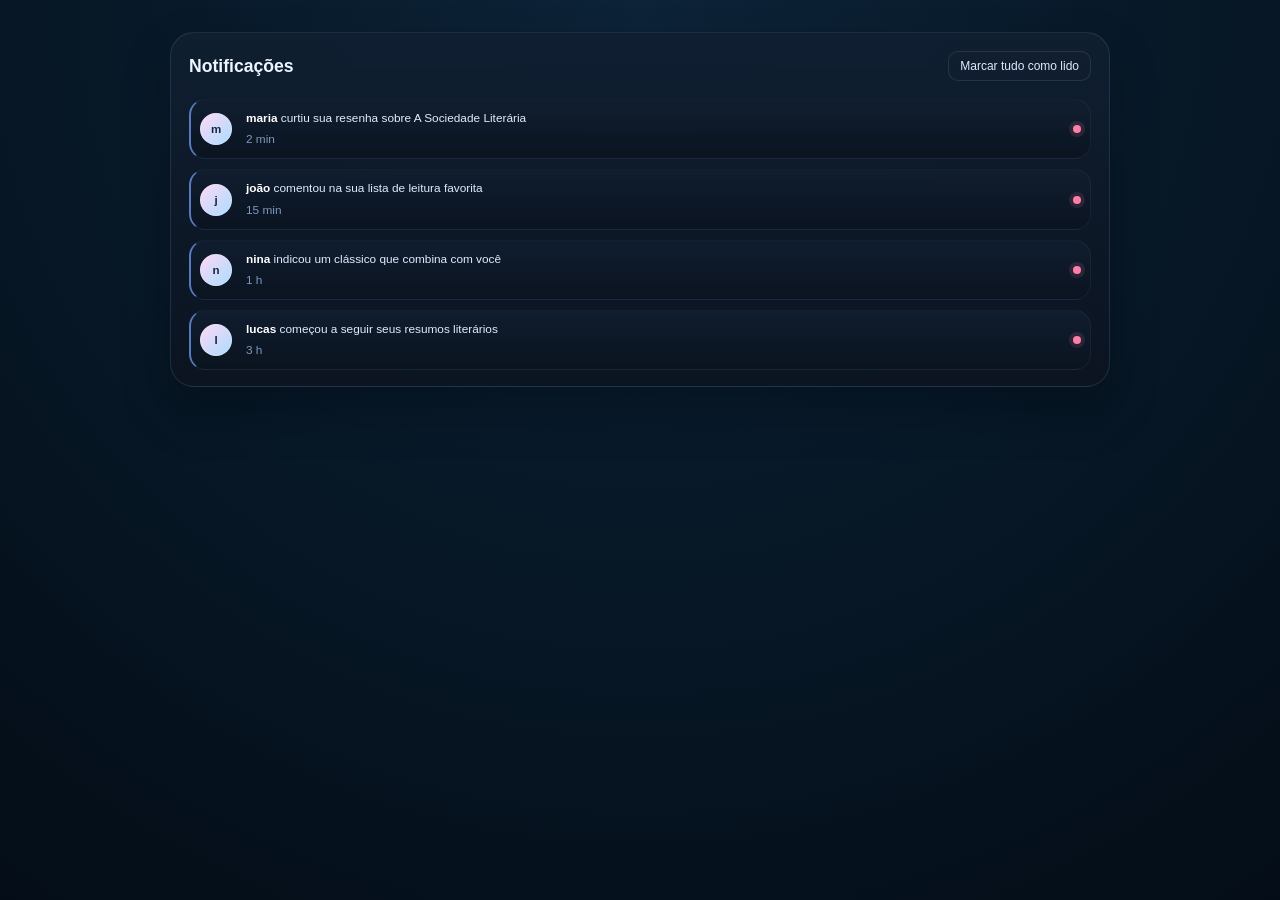
<file: notificacoes.html>
<!DOCTYPE html>
<html lang="pt-BR">
  <head>
    <meta charset="UTF-8" />
    <meta name="viewport" content="width=device-width, initial-scale=1.0" />
    <title>Libris — Notificações</title>
    <link rel="stylesheet" href="style.css" />
  </head>
  <body class="app-shell">
    <main class="content-panel single-page-panel">
      <section class="feed-card standalone-panel">
        <div class="feed-header">
          <h2>Notificações</h2>
          <button type="button" class="ghost-btn">Marcar tudo como lido</button>
        </div>

        <div class="notif-list full-list">
          <div class="notif-item">
            <div class="notif-avatar">m</div>
            <div class="notif-text"><strong>maria</strong> curtiu sua resenha sobre A Sociedade Literária <span class="notif-time">2 min</span></div>
            <div class="notif-dot"></div>
          </div>
          <div class="notif-item">
            <div class="notif-avatar">j</div>
            <div class="notif-text"><strong>joão</strong> comentou na sua lista de leitura favorita <span class="notif-time">15 min</span></div>
            <div class="notif-dot"></div>
          </div>
          <div class="notif-item">
            <div class="notif-avatar">n</div>
            <div class="notif-text"><strong>nina</strong> indicou um clássico que combina com você <span class="notif-time">1 h</span></div>
            <div class="notif-dot"></div>
          </div>
          <div class="notif-item">
            <div class="notif-avatar">l</div>
            <div class="notif-text"><strong>lucas</strong> começou a seguir seus resumos literários <span class="notif-time">3 h</span></div>
            <div class="notif-dot"></div>
          </div>
        </div>
      </section>
    </main>

    <div class="auth-modal hidden" id="authModal"> 
      <div class="auth-card">
        <button type="button" class="close-modal" id="closeAuthModal">×</button>
        <div class="auth-tabs">
          <button type="button" class="auth-tab active" data-auth="login">Entrar</button>
          <button type="button" class="auth-tab" data-auth="signup">Criar conta</button>
        </div>
        <form id="loginForm" class="auth-form active">
          <label>Email<input type="email" name="email" required /></label>
          <label>Senha<input type="password" name="password" required /></label>
          <button type="submit" class="submit-btn">Entrar</button>
        </form>
        <form id="signupForm" class="auth-form profile-form">
          <label>Nome<input type="text" name="name" required /></label>
          <label>Email<input type="email" name="email" required /></label>
          <label>Senha<input type="password" name="password" required /></label>
          <button type="submit" class="submit-btn">Cadastrar</button>
        </form>
      </div>
    </div>

    <div class="auth-modal hidden" id="reviewModal">
      <div class="auth-card review-card">
        <button type="button" class="close-modal" data-close="reviewModal">×</button>
        <div class="review-header"><h3>Nova revisão</h3><span>Compartilhe sua leitura</span></div>
        <form id="reviewForm" class="review-form">
          <label>Título da resenha<input type="text" name="title" required /></label>
          <label>Livro<input type="text" name="book" required /></label>
          <label>Sua avaliação<textarea name="review" rows="5" required></textarea></label>
          <div class="form-actions compact-actions">
            <button type="submit" class="submit-btn">Publicar</button>
            <button type="reset" class="reset-btn">Limpar</button>
          </div>
        </form>
      </div>
    </div>

    <script src="script.js"></script>
  </body>
</html>
</file>
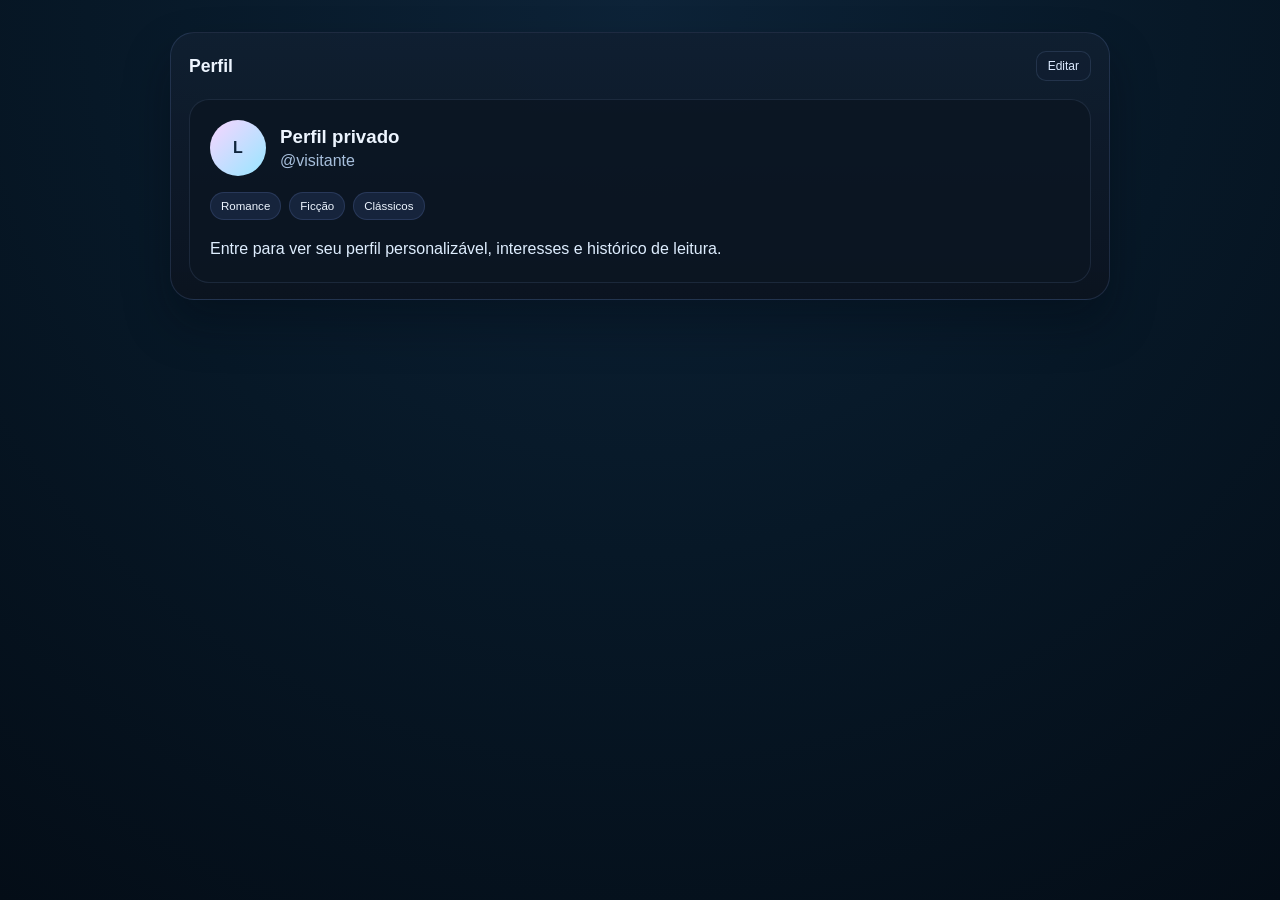
<file: perfil.html>
<!DOCTYPE html>
<html lang="pt-BR">
  <head>
    <meta charset="UTF-8" />
    <meta name="viewport" content="width=device-width, initial-scale=1.0" />
    <title>Libris — Perfil</title>
    <link rel="stylesheet" href="style.css" />
  </head>
  <body class="app-shell">
    <main class="content-panel single-page-panel">
      <section class="feed-card standalone-panel">
        <div class="feed-header">
          <h2>Perfil</h2>
          <button type="button" class="ghost-btn">Editar</button>
        </div>

        <div class="profile-page-card">
          <div class="profile-page-header">
            <div class="profile-page-avatar" id="profilePageAvatar">L</div>
            <div>
              <h3 id="profilePageName">Perfil privado</h3>
              <p id="profilePageHandle">@visitante</p>
            </div>
          </div>

          <div class="profile-page-meta" id="profilePageMeta">
            <span>Romance</span>
            <span>Ficção</span>
            <span>Clássicos</span>
          </div>

          <p class="profile-bio" id="profilePageBio">Entre para ver seu perfil personalizável, interesses e histórico de leitura.</p>
        </div>
      </section>
    </main>

    <div class="auth-modal hidden" id="authModal">
      <div class="auth-card">
        <button type="button" class="close-modal" id="closeAuthModal">×</button>
        <div class="auth-tabs">
          <button type="button" class="auth-tab active" data-auth="login">Entrar</button>
          <button type="button" class="auth-tab" data-auth="signup">Criar conta</button>
        </div>
        <form id="loginForm" class="auth-form active">
          <label>Email<input type="email" name="email" required /></label>
          <label>Senha<input type="password" name="password" required /></label>
          <button type="submit" class="submit-btn">Entrar</button>
        </form>
        <form id="signupForm" class="auth-form profile-form">
          <label>Nome<input type="text" name="name" required /></label>
          <label>Email<input type="email" name="email" required /></label>
          <label>Senha<input type="password" name="password" required /></label>
          <button type="submit" class="submit-btn">Cadastrar</button>
        </form>
      </div>
    </div>

    <div class="auth-modal hidden" id="reviewModal">
      <div class="auth-card review-card">
        <button type="button" class="close-modal" data-close="reviewModal">×</button>
        <div class="review-header"><h3>Nova revisão</h3><span>Compartilhe sua leitura</span></div>
        <form id="reviewForm" class="review-form">
          <label>Título da resenha<input type="text" name="title" required /></label>
          <label>Livro<input type="text" name="book" required /></label>
          <label>Sua avaliação<textarea name="review" rows="5" required></textarea></label>
          <div class="form-actions compact-actions">
            <button type="submit" class="submit-btn">Publicar</button>
            <button type="reset" class="reset-btn">Limpar</button>
          </div>
        </form>
      </div>
    </div>

    <script src="script.js"></script>
  </body>
</html>
</file>
<file: style.css>
:root {
  --bg: #071827;
  --bg-strong: #091d2d;
  --panel: rgba(15, 29, 44, 0.92);
  --panel-soft: rgba(20, 35, 51, 0.9);
  --panel-strong: rgba(11, 22, 34, 0.96);
  --line: rgba(144, 176, 255, 0.15);
  --line-strong: rgba(144, 176, 255, 0.24);
  --text: #edf5ff;
  --muted: #a9bdd9;
  --accent: #7aaeff;
  --accent-strong: #5876ff;
  --success: #8ce9b8;
  --shadow: 0 24px 45px rgba(3, 9, 18, 0.35);
}

html, body {
  margin: 0;
  height: 100%;
  font-family: Arial, Helvetica, sans-serif;
  background: radial-gradient(circle at top, #0d2338 0%, var(--bg) 50%, #040d17 100%);
  color: var(--text);
}

* {
  box-sizing: border-box;
}

body {
  min-height: 100vh;
}

.app-shell {
  background: transparent;
}

.app-layout {
  display: grid;
  grid-template-columns: 260px minmax(0, 1fr);
  min-height: 100vh;
}

.sidebar {
  background: linear-gradient(180deg, #061a2c 0%, #06192a 100%);
  padding: 22px 14px 18px;
  border-right: 1px solid rgba(145, 176, 233, 0.1);
}

.content-panel {
  padding: 18px 20px 22px;
}

.single-page-panel {
  max-width: 980px;
  margin: 0 auto;
  padding-top: 20px;
}

.standalone-panel {
  margin-top: 12px;
}

.menu-layout {
  width: 100%;
  height: 100vh;
  background: linear-gradient(180deg, #061a2c 0%, #06192a 100%);
  padding: 20px 14px 18px;
}

.brand-row {
  display: flex;
  align-items: center;
  gap: 10px;
  margin-bottom: 22px;
  padding: 0 8px;
}

.brand-mark {
  width: 32px;
  height: 32px;
  border-radius: 10px;
  background: linear-gradient(135deg, #7bb7ff, #4a78ff);
  display: grid;
  place-items: center;
  color: #fff;
  font-weight: 700;
  font-size: 1.2rem;
}

.brand-title {
  font-size: 1.05rem;
  font-weight: 700;
}

.brand-sub {
  font-size: 0.66rem;
  color: #8ea9c7;
}

.nav-list {
  list-style: none;
  padding: 0;
  margin: 0;
  display: flex;
  flex-direction: column;
  gap: 8px;
}

.nav-list a {
  display: flex;
  align-items: center;
  gap: 10px;
  padding: 10px 12px;
  text-decoration: none;
  color: #dceaff;
  border-radius: 12px;
  font-size: 0.92rem;
  background: transparent;
}

.nav-list a.active,
.nav-list a:hover {
  background: rgba(104, 148, 255, 0.12);
  box-shadow: inset 0 0 0 1px rgba(128, 176, 255, 0.13);
}

.nav-list a:focus-visible,
.toolbar button:focus-visible,
.mini-btn:focus-visible,
.cta-btn:focus-visible,
.ghost-btn:focus-visible,
.follow-btn:focus-visible,
.review-book-btn:focus-visible,
.submit-btn:focus-visible,
.reset-btn:focus-visible,
.auth-tab:focus-visible,
.tab-row button:focus-visible {
  outline: 2px solid rgba(146, 182, 255, 0.9);
  outline-offset: 2px;
}

.profile-box {
  margin-top: 24px;
  display: flex;
  align-items: center;
  gap: 10px;
  padding: 12px 10px;
  background: rgba(17, 33, 50, 0.75);
  border: 1px solid rgba(143, 176, 234, 0.15);
  border-radius: 14px;
  transition: all 0.2s ease;
}

.profile-box.guest {
  background: rgba(13, 22, 34, 0.92);
  border: 1px dashed rgba(130, 170, 255, 0.24);
}

.profile-avatar {
  width: 34px;
  height: 34px;
  border-radius: 50%;
  display: grid;
  place-items: center;
  color: #10253d;
  font-weight: 700;
  background: linear-gradient(135deg, #f8d5ff, #97e6ff);
}

.profile-avatar.guest {
  background: linear-gradient(135deg, #1d7ae3, #4f8cff);
  color: #fff;
}

.profile-name {
  font-weight: 700;
  line-height: 1.2;
}

.profile-user {
  color: #89a9d6;
  font-size: 0.72rem;
}

.auth-actions {
  display: flex;
  gap: 8px;
  margin-top: 14px;
}

.mini-btn {
  flex: 1;
  border: 1px solid rgba(145, 180, 242, 0.2);
  background: rgba(18, 34, 52, 0.8);
  color: #edf5ff;
  border-radius: 10px;
  padding: 10px 8px;
  font-weight: 600;
  cursor: pointer;
}

.mini-btn.primary {
  background: linear-gradient(135deg, #7aaeff, #5f75ff);
  border: none;
}

.cta-btn {
  margin-top: 18px;
  width: 100%;
  padding: 12px 14px;
  border: none;
  border-radius: 10px;
  background: linear-gradient(135deg, #7aaeff, #5f75ff);
  color: white;
  font-weight: 700;
  cursor: pointer;
}

.dashboard {
  display: grid;
  grid-template-columns: minmax(0, 1.7fr) 320px;
  gap: 24px;
  width: 100%;
  min-height: 100vh;
  padding: 18px 20px 18px 0;
  background: linear-gradient(180deg, #081a2d 0%, #08192b 100%);
}

.feed-panel {
  padding: 10px 12px 12px 18px;
  border-radius: 26px;
}

.topbar {
  display: flex;
  align-items: center;
  justify-content: space-between;
  gap: 12px;
  margin-bottom: 20px;
}

.search-box {
  flex: 1;
  display: flex;
  align-items: center;
  gap: 10px;
  background: rgba(16, 29, 46, 0.9);
  border: 1px solid var(--line);
  border-radius: 16px;
  padding: 12px 14px;
  box-shadow: inset 0 1px 0 rgba(255,255,255,0.04);
}

.search-box .search-icon {
  color: #93a9cc;
  font-size: 1.1rem;
}

.search-box input {
  width: 100%;
  background: transparent;
  border: none;
  outline: none;
  color: #edf5ff;
  font-size: 0.9rem;
}

.search-box input::placeholder {
  color: #8ca5d3;
}

.toolbar {
  display: flex;
  gap: 10px;
}

.toolbar button {
  width: 36px;
  height: 36px;
  border: 1px solid rgba(155, 177, 222, 0.15);
  background: rgba(17, 31, 49, 0.9);
  border-radius: 10px;
  color: #edf5ff;
}

.tab-row {
  display: flex;
  gap: 12px;
  flex-wrap: wrap;
  margin-bottom: 18px;
}

.tab-row button {
  border: 1px solid rgba(149, 170, 219, 0.15);
  background: rgba(17, 31, 49, 0.8);
  color: #d7e5ff;
  border-radius: 999px;
  padding: 9px 14px;
  font-size: 0.82rem;
}

.tab-row button.active {
  background: rgba(110, 145, 255, 0.16);
  color: white;
  border-color: rgba(146, 182, 255, 0.3);
}

.feed-card {
  background: linear-gradient(180deg, rgba(16, 31, 49, 0.96), rgba(11, 20, 32, 0.98));
  border: 1px solid var(--line);
  border-radius: 24px;
  padding: 18px 18px 16px;
  box-shadow: var(--shadow);
}

.review-preview-grid {
  display: grid;
  grid-template-columns: repeat(3, minmax(0, 1fr));
  gap: 12px;
  margin: 14px 0 18px;
}

.profile-pill {
  display: flex;
  align-items: center;
  gap: 10px;
  background: rgba(13, 24, 38, 0.8);
  border: 1px solid rgba(150, 180, 232, 0.12);
  border-radius: 16px;
  padding: 10px 12px;
}

.profile-pill strong {
  display: block;
  font-size: 0.8rem;
}

.profile-pill span {
  display: block;
  color: #99b4d8;
  font-size: 0.68rem;
}

.mini-avatar {
  width: 32px;
  height: 32px;
  border-radius: 50%;
  display: grid;
  place-items: center;
  font-weight: 700;
  font-size: 0.72rem;
  color: #10253d;
}

.a1 { background: linear-gradient(135deg, #ffd8f5, #a9dcff); }
.a2 { background: linear-gradient(135deg, #b9f4d5, #8bd6ff); }
.a3 { background: linear-gradient(135deg, #f9d999, #ffb7c5); }

.mini-lists {
  display: grid;
  grid-template-columns: repeat(2, minmax(0, 1fr));
  gap: 14px;
  margin-bottom: 18px;
}

.list-card {
  background: rgba(12, 22, 34, 0.8);
  border: 1px solid rgba(150, 180, 232, 0.12);
  border-radius: 16px;
  padding: 14px 14px 12px;
}

.list-card h3 {
  margin: 0 0 10px;
  font-size: 0.9rem;
  color: #edf5ff;
}

.list-card ul,
.list-card ol {
  margin: 0;
  padding-left: 18px;
  color: #dfeeff;
  line-height: 1.9;
  font-size: 0.82rem;
}

.list-card li::marker {
  color: #8bb8ff;
}

.cover-1 { background-image: url('https://images.unsplash.com/photo-1512820790803-83ca734da794?auto=format&fit=crop&w=600&q=80'); }
.cover-2 { background-image: url('https://images.unsplash.com/photo-1524578271613-d550eacf6090?auto=format&fit=crop&w=600&q=80'); }
.cover-3 { background-image: url('https://images.unsplash.com/photo-1516979187457-637abb4f9353?auto=format&fit=crop&w=600&q=80'); }
.cover-4 { background-image: url('https://images.unsplash.com/photo-1544947950-fa07a98d237f?auto=format&fit=crop&w=600&q=80'); }
.cover-5 { background-image: url('https://images.unsplash.com/photo-1507842217343-583bb7270b66?auto=format&fit=crop&w=600&q=80'); }
.cover-6 { background-image: url('https://images.unsplash.com/photo-1521668576207-3386c3f3e98b?auto=format&fit=crop&w=600&q=80'); }

.feed-header {
  display: flex;
  justify-content: space-between;
  align-items: center;
  gap: 12px;
  margin-bottom: 18px;
}

.feed-header h2 {
  margin: 0;
  font-size: 1.1rem;
}

.muted-text {
  color: var(--muted);
  font-size: 0.76rem;
}

.ghost-btn {
  border: 1px solid rgba(150, 180, 232, 0.15);
  background: rgba(17, 31, 49, 0.8);
  color: #dceaff;
  border-radius: 10px;
  padding: 7px 11px;
  font-size: 0.75rem;
}

.books-grid {
  display: grid;
  grid-template-columns: repeat(3, minmax(0, 1fr));
  gap: 18px;
}

.explore-results,
.explore-grid {
  display: grid;
  grid-template-columns: repeat(3, minmax(0, 1fr));
  gap: 18px;
  margin-top: 18px;
}

.explore-card {
  display: flex;
  flex-direction: column;
  background: linear-gradient(180deg, rgba(20, 36, 56, 0.96), rgba(13, 21, 33, 0.96));
  border: 1px solid var(--line);
  border-radius: 22px;
  overflow: hidden;
  transition: transform 0.2s ease, box-shadow 0.2s ease;
  box-shadow: 0 18px 28px rgba(2, 7, 15, 0.18);
}

.explore-card:hover {
  transform: translateY(-3px);
  box-shadow: 0 22px 32px rgba(2, 7, 15, 0.22);
}

.explore-cover {
  width: 100%;
  height: 220px;
  background-size: cover;
  background-position: center;
}

.explore-info {
  padding: 14px 14px 16px;
}

.explore-meta {
  display: flex;
  justify-content: space-between;
  gap: 8px;
  align-items: center;
  font-size: 0.7rem;
  color: var(--muted);
  margin-bottom: 12px;
}

.explore-info h3 {
  margin: 0 0 6px;
  font-size: 1rem;
}

.explore-info p {
  margin: 0 0 14px;
  color: var(--muted);
  font-size: 0.8rem;
}

.explore-link {
  display: inline-flex;
  align-items: center;
  justify-content: center;
  border-radius: 10px;
  padding: 9px 12px;
  background: linear-gradient(135deg, var(--accent), var(--accent-strong));
  color: var(--text);
  text-decoration: none;
  font-size: 0.74rem;
  font-weight: 700;
}

.filter-bar {
  display: flex;
  flex-wrap: wrap;
  gap: 10px;
  margin-top: 18px;
}

.filter-chip {
  border: 1px solid var(--line);
  background: rgba(18, 32, 48, 0.9);
  color: var(--text);
  border-radius: 999px;
  padding: 8px 14px;
  font-size: 0.75rem;
  cursor: pointer;
}

.filter-chip.active {
  background: linear-gradient(135deg, rgba(122, 174, 255, 0.22), rgba(88, 118, 255, 0.16));
  border-color: var(--line-strong);
  box-shadow: inset 0 0 0 1px rgba(156, 188, 255, 0.12);
}

.empty-state {
  background: rgba(14, 26, 40, 0.8);
  border: 1px dashed var(--line-strong);
  color: var(--muted);
  border-radius: 18px;
  padding: 26px 18px;
  text-align: center;
  width: 100%;
}

.to-read-section {
  margin-top: 22px;
}

.to-read-grid {
  display: grid;
  grid-template-columns: repeat(3, minmax(0, 1fr));
  gap: 16px;
  margin-top: 16px;
}

.to-read-item {
  background: linear-gradient(180deg, rgba(22, 38, 58, 0.96), rgba(15, 26, 40, 0.96));
  border: 1px solid rgba(150, 180, 232, 0.12);
  border-radius: 18px;
  padding: 12px;
}

.to-read-cover {
  width: 100%;
  height: 120px;
  border-radius: 14px;
  margin-bottom: 10px;
  background-size: cover;
  background-position: center;
  box-shadow: inset 0 0 0 1px rgba(255,255,255,0.15);
}

.to-read-1 {
  background-image: linear-gradient(135deg, rgba(89, 126, 255, 0.35), rgba(50, 85, 199, 0.25)), url('https://images.unsplash.com/photo-1512820790803-83ca734da794?auto=format&fit=crop&w=600&q=80');
}
.to-read-2 {
  background-image: linear-gradient(135deg, rgba(255, 183, 200, 0.35), rgba(255, 126, 168, 0.25)), url('https://images.unsplash.com/photo-1524578271613-d550eacf6090?auto=format&fit=crop&w=600&q=80');
}
.to-read-3 {
  background-image: linear-gradient(135deg, rgba(158, 230, 183, 0.35), rgba(43, 182, 115, 0.25)), url('https://images.unsplash.com/photo-1516979187457-637abb4f9353?auto=format&fit=crop&w=600&q=80');
}
.to-read-4 {
  background-image: linear-gradient(135deg, rgba(255, 215, 158, 0.35), rgba(239, 143, 66, 0.25)), url('https://images.unsplash.com/photo-1544947950-fa07a98d237f?auto=format&fit=crop&w=600&q=80');
}
.to-read-5 {
  background-image: linear-gradient(135deg, rgba(210, 180, 255, 0.35), rgba(123, 97, 255, 0.25)), url('https://images.unsplash.com/photo-1507842217343-583bb7270b66?auto=format&fit=crop&w=600&q=80');
}
.to-read-6 {
  background-image: linear-gradient(135deg, rgba(180, 232, 255, 0.35), rgba(76, 160, 255, 0.25)), url('https://images.unsplash.com/photo-1521668576207-3386c3f3e98b?auto=format&fit=crop&w=600&q=80');
}

.to-read-badge {
  display: inline-block;
  background: rgba(116, 156, 255, 0.14);
  color: #dfeeff;
  border: 1px solid rgba(146, 180, 255, 0.2);
  border-radius: 999px;
  padding: 4px 8px;
  font-size: 0.68rem;
  margin-bottom: 8px;
}

.to-read-item h3 {
  margin: 0 0 6px;
  font-size: 0.96rem;
  line-height: 1.3;
}

.to-read-item p {
  margin: 0;
  color: #a8bfdc;
  font-size: 0.76rem;
}

.to-read-meta {
  display: flex;
  justify-content: space-between;
  gap: 8px;
  color: #dfeeff;
  font-size: 0.7rem;
  margin: 12px 0 12px;
}

.to-read-actions {
  display: flex;
  gap: 8px;
  align-items: center;
}

.read-book-link {
  flex: 1;
  display: inline-flex;
  align-items: center;
  justify-content: center;
  padding: 9px 12px;
  border-radius: 10px;
  background: rgba(122, 174, 255, 0.12);
  color: #edf5ff;
  border: 1px solid rgba(149, 170, 219, 0.2);
  text-decoration: none;
  font-size: 0.74rem;
  font-weight: 700;
}

.review-book-btn {
  flex: 1;
  border: none;
  background: linear-gradient(135deg, #7aaeff, #5876ff);
  color: white;
  border-radius: 10px;
  padding: 9px 12px;
  font-weight: 700;
  cursor: pointer;
}

.book-item {
  background: linear-gradient(180deg, rgba(20, 37, 58, 0.95), rgba(15, 26, 40, 0.96));
  border: 1px solid rgba(150, 180, 232, 0.12);
  border-radius: 18px;
  padding: 12px 12px 10px;
  min-height: 260px;
}

.book-cover {
  width: 100%;
  height: 170px;
  border-radius: 14px;
  background-size: cover;
  background-position: center;
  margin-bottom: 10px;
  box-shadow: inset 0 0 0 1px rgba(255,255,255,0.15);
}

.book-meta {
  display: flex;
  justify-content: space-between;
  align-items: center;
  color: #9fafd0;
  font-size: 0.72rem;
  margin-bottom: 6px;
}

.book-item h3 {
  margin: 0 0 4px;
  font-size: 0.99rem;
  line-height: 1.3;
}

.book-author {
  color: #a9b9d3;
  font-size: 0.76rem;
  margin-bottom: 12px;
}

.book-footer {
  display: flex;
  align-items: center;
  justify-content: space-between;
  gap: 10px;
}

.rating {
  color: #ffd98b;
  font-size: 0.76rem;
  font-weight: 700;
}

.follow-btn {
  border: none;
  background: rgba(105, 145, 255, 0.14);
  color: #edf5ff;
  border-radius: 9px;
  padding: 7px 10px;
  font-size: 0.72rem;
  transition: transform 0.2s ease, opacity 0.2s ease;
}

.follow-btn:hover,
.review-book-btn:hover,
.cta-btn:hover,
.submit-btn:hover,
.mini-btn:hover,
.ghost-btn:hover {
  transform: translateY(-1px);
}

.follow-btn.following {
  background: rgba(118, 212, 180, 0.15);
  color: #9ef2c8;
}

.side-panel {
  padding: 10px 8px 12px 0;
}

.notification-box {
  position: relative;
  background: linear-gradient(180deg, rgba(16, 30, 46, 0.96), rgba(11, 20, 31, 0.96));
  border: 1px solid rgba(148, 180, 233, 0.14);
  border-radius: 24px;
  padding: 18px 14px 14px;
  box-shadow: inset 0 1px 0 rgba(255,255,255,0.02), 0 18px 30px rgba(2, 7, 15, 0.24);
}

.notification-box::before {
  content: "";
  position: absolute;
  inset: 12px 12px auto 12px;
  height: 1px;
  background: linear-gradient(90deg, transparent, rgba(136, 173, 255, 0.5), transparent);
}

.trend-box {
  margin-top: 18px;
  background: linear-gradient(180deg, rgba(16, 30, 46, 0.96), rgba(11, 20, 31, 0.96));
  border: 1px solid rgba(148, 180, 233, 0.14);
  border-radius: 24px;
  padding: 16px 14px;
  box-shadow: inset 0 1px 0 rgba(255,255,255,0.02);
}

.trend-header {
  display: flex;
  align-items: center;
  justify-content: space-between;
  gap: 10px;
  margin-bottom: 12px;
}

.trend-header h3 {
  margin: 0;
  font-size: 1rem;
}

.trend-header span {
  font-size: 0.68rem;
  color: #8bb8ff;
  text-transform: uppercase;
  letter-spacing: 0.08em;
}

.trend-table {
  width: 100%;
  border-collapse: collapse;
  color: #edf5ff;
  background: rgba(11, 20, 31, 0.7);
}

.trend-table th,
.trend-table td {
  border: 1px solid rgba(150, 180, 232, 0.14);
  padding: 8px 8px;
  text-align: left;
  font-size: 0.74rem;
}

.trend-table th {
  background: rgba(24, 41, 63, 0.92);
  color: #dfeeff;
}

.notification-header {
  display: flex;
  align-items: center;
  justify-content: space-between;
  gap: 12px;
  margin-bottom: 16px;
}

.notification-header h3 {
  margin: 0;
  font-size: 1.12rem;
  letter-spacing: 0.02em;
}

.notif-tabs {
  display: flex;
  gap: 8px;
  font-size: 0.7rem;
}

.notif-tabs span {
  color: #bfd2ff;
  background: rgba(22, 39, 58, 0.9);
  padding: 6px 8px;
  border-radius: 9px;
  border: 1px solid rgba(150, 180, 232, 0.08);
}

.notif-tabs span:first-child {
  background: rgba(108, 147, 255, 0.14);
  border-color: rgba(140, 173, 255, 0.16);
  color: #edf5ff;
}

.notif-list {
  display: flex;
  flex-direction: column;
  gap: 10px;
}

.notif-item {
  display: grid;
  grid-template-columns: 36px 1fr 8px;
  gap: 10px;
  align-items: center;
  background: linear-gradient(180deg, rgba(17, 31, 49, 0.8), rgba(11, 20, 32, 0.92));
  border: 1px solid rgba(150, 180, 232, 0.08);
  border-left: 2px solid rgba(120, 165, 255, 0.7);
  border-radius: 16px;
  padding: 10px 9px;
  transition: transform 0.18s ease, border-color 0.18s ease;
}

.notif-item:hover {
  transform: translateY(-1px);
  border-color: rgba(160, 194, 255, 0.18);
}

.notif-avatar {
  width: 32px;
  height: 32px;
  border-radius: 50%;
  display: grid;
  place-items: center;
  font-size: 0.72rem;
  color: #142a40;
  font-weight: 700;
  background: linear-gradient(135deg, #ffd8f5, #a9dcff);
  box-shadow: inset 0 0 0 1px rgba(255,255,255,0.2);
}

.notif-text {
  font-size: 0.74rem;
  color: #dfecff;
  line-height: 1.45;
}

.notif-text strong {
  color: #fff;
}

.notif-time {
  display: block;
  color: #7d97bf;
  margin-top: 4px;
}

.notif-dot {
  width: 8px;
  height: 8px;
  border-radius: 50%;
  background: #ff7ea8;
  box-shadow: 0 0 0 4px rgba(255, 126, 168, 0.12);
  justify-self: end;
}

.auth-modal {
  position: fixed;
  inset: 0;
  background: rgba(5, 13, 22, 0.7);
  display: grid;
  place-items: center;
  z-index: 20;
}

.auth-modal.hidden {
  display: none;
}

.auth-card {
  position: relative;
  width: min(420px, calc(100% - 24px));
  background: linear-gradient(180deg, rgba(12, 23, 38, 0.98), rgba(9, 19, 30, 0.98));
  border: 1px solid rgba(143, 180, 255, 0.18);
  border-radius: 22px;
  padding: 22px 20px 18px;
  box-shadow: 0 28px 60px rgba(0, 0, 0, 0.42);
}

.close-modal {
  position: absolute;
  top: 12px;
  right: 12px;
  width: 32px;
  height: 32px;
  border: none;
  background: rgba(255,255,255,0.05);
  color: #edf5ff;
  border-radius: 50%;
  font-size: 1.2rem;
  cursor: pointer;
}

.auth-tabs {
  display: flex;
  gap: 8px;
  margin-bottom: 18px;
  background: rgba(18, 31, 48, 0.9);
  border: 1px solid rgba(144, 176, 238, 0.12);
  border-radius: 12px;
  padding: 6px;
}

.auth-tab {
  flex: 1;
  border: none;
  background: transparent;
  color: #d8e8ff;
  border-radius: 10px;
  padding: 10px 12px;
  font-weight: 700;
  cursor: pointer;
}

.auth-tab.active {
  background: linear-gradient(135deg, #7aaeff, #5876ff);
  color: white;
}

.auth-form {
  display: none;
  gap: 14px;
}

.auth-form.active {
  display: flex;
  flex-direction: column;
}

.auth-form label {
  display: flex;
  flex-direction: column;
  gap: 8px;
  color: #dfeeff;
  font-size: 0.84rem;
}

.auth-form input,
.auth-form select,
.auth-form textarea {
  border: 1px solid rgba(150, 180, 232, 0.2);
  background: rgba(18, 30, 46, 0.95);
  color: #edf5ff;
  padding: 12px 12px;
  border-radius: 10px;
  outline: none;
  width: 100%;
}

.auth-form textarea {
  min-height: 110px;
  resize: vertical;
}

.field-group {
  display: flex;
  flex-direction: column;
  gap: 8px;
}

.field-label {
  color: #dfeeff;
  font-size: 0.84rem;
}

.choice-row {
  display: flex;
  flex-wrap: wrap;
  gap: 10px 14px;
  color: #dfeeff;
}

.choice-row label {
  display: inline-flex;
  align-items: center;
  gap: 8px;
  font-size: 0.8rem;
}

.choice-row input {
  width: auto;
}

.compact-actions {
  display: flex;
  gap: 10px;
  margin-top: 6px;
}

.reset-btn {
  border: 1px solid rgba(150, 180, 232, 0.18);
  background: rgba(18, 30, 46, 0.95);
  color: #edf5ff;
  border-radius: 12px;
  padding: 12px 14px;
  cursor: pointer;
  font-weight: 700;
}

.submit-btn {
  margin-top: 8px;
  border: none;
  background: linear-gradient(135deg, #7aaeff, #5f75ff);
  color: white;
  font-weight: 700;
  border-radius: 12px;
  padding: 12px 14px;
  cursor: pointer;
}

.reviews-section {
  margin-top: 20px;
}

.reviews-list {
  display: flex;
  flex-direction: column;
  gap: 12px;
  margin-top: 8px;
}

.review-item {
  background: rgba(12, 22, 34, 0.8);
  border: 1px solid rgba(150, 180, 232, 0.12);
  border-radius: 18px;
  padding: 16px;
}

.review-header-row {
  display: flex;
  justify-content: space-between;
  align-items: center;
  gap: 10px;
  margin-bottom: 10px;
}

.review-profile {
  display: flex;
  align-items: center;
  gap: 10px;
}

.review-profile strong {
  display: block;
  margin-bottom: 2px;
}

.review-profile span {
  color: #9bb6dc;
  font-size: 0.7rem;
}

.review-avatar {
  width: 36px;
  height: 36px;
  border-radius: 50%;
  background: linear-gradient(135deg, #ffd8f5, #a9dcff);
  display: grid;
  place-items: center;
  color: #10253d;
  font-weight: 700;
}

.review-rating {
  color: #ffd98b;
  font-size: 0.8rem;
  font-weight: 700;
}

.review-item h3 {
  margin: 0 0 8px;
  font-size: 1rem;
}

.review-item p {
  margin: 0;
  line-height: 1.6;
  color: #dfeeff;
  font-size: 0.82rem;
}

.explore-grid {
  display: grid;
  grid-template-columns: repeat(2, minmax(0, 1fr));
  gap: 18px;
}

.explore-card {
  display: flex;
  align-items: center;
  gap: 14px;
  background: rgba(12, 22, 34, 0.8);
  border: 1px solid rgba(150, 180, 232, 0.12);
  border-radius: 18px;
  padding: 12px;
}

.explore-cover {
  width: 90px;
  height: 120px;
  border-radius: 14px;
  background-size: cover;
  background-position: center;
}

.c1 { background-image: url('https://images.unsplash.com/photo-1512820790803-83ca734da794?auto=format&fit=crop&w=600&q=80'); }
.c2 { background-image: url('https://images.unsplash.com/photo-1524578271613-d550eacf6090?auto=format&fit=crop&w=600&q=80'); }
.c3 { background-image: url('https://images.unsplash.com/photo-1516979187457-637abb4f9353?auto=format&fit=crop&w=600&q=80'); }
.c4 { background-image: url('https://images.unsplash.com/photo-1544947950-fa07a98d237f?auto=format&fit=crop&w=600&q=80'); }

.explore-info h3 {
  margin: 0 0 6px;
  font-size: 1rem;
}

.explore-info p,
.explore-info span {
  margin: 0;
  color: #a7c0e8;
  font-size: 0.76rem;
}

.messages-box {
  display: flex;
  flex-direction: column;
  gap: 12px;
}

.message-item {
  display: flex;
  flex-direction: column;
  gap: 6px;
  background: rgba(12, 22, 34, 0.8);
  border: 1px solid rgba(150, 180, 232, 0.12);
  border-radius: 14px;
  padding: 14px;
}

.message-item strong {
  color: #edf5ff;
}

.message-item span {
  color: #bfd0ee;
  font-size: 0.8rem;
}

.full-list {
  margin-top: 8px;
}

.two-column {
  grid-template-columns: repeat(2, minmax(0, 1fr));
}

.stats-grid {
  display: grid;
  grid-template-columns: repeat(4, minmax(0, 1fr));
  gap: 14px;
  margin-bottom: 20px;
}

.stat-card {
  background: rgba(12, 22, 34, 0.8);
  border: 1px solid rgba(150, 180, 232, 0.12);
  border-radius: 16px;
  padding: 16px 14px;
  display: flex;
  flex-direction: column;
  gap: 8px;
}

.stat-card span {
  color: #a8bfdc;
  font-size: 0.74rem;
}

.stat-card strong {
  font-size: 1.4rem;
}

.inline-table {
  margin-top: 10px;
}

.profile-page-card {
  background: rgba(12, 22, 34, 0.8);
  border: 1px solid rgba(150, 180, 232, 0.12);
  border-radius: 20px;
  padding: 20px;
}

.profile-page-header {
  display: flex;
  align-items: center;
  gap: 14px;
  margin-bottom: 16px;
}

.profile-page-avatar {
  width: 56px;
  height: 56px;
  border-radius: 50%;
  background: linear-gradient(135deg, #f8d5ff, #97e6ff);
  display: grid;
  place-items: center;
  color: #10253d;
  font-weight: 700;
}

.profile-page-header h3 {
  margin: 0;
}

.profile-page-header p {
  margin: 4px 0 0;
  color: #a7bfdc;
}

.profile-page-meta {
  display: flex;
  flex-wrap: wrap;
  gap: 8px;
  margin-bottom: 16px;
}

.profile-page-meta span {
  background: rgba(110, 145, 255, 0.12);
  border: 1px solid rgba(140, 175, 255, 0.15);
  border-radius: 999px;
  padding: 7px 10px;
  font-size: 0.72rem;
}

.profile-bio {
  color: #dfeeff;
  line-height: 1.6;
  margin: 0;
}

@media (max-width: 1100px) {
  .dashboard {
    grid-template-columns: 1fr;
  }

  .books-grid,
  .to-read-grid,
  .explore-results,
  .stats-grid,
  .two-column {
    grid-template-columns: repeat(2, minmax(0, 1fr));
  }
}

@media (max-width: 760px) {
  .app-layout {
    grid-template-columns: 1fr;
  }

  .sidebar {
    border-right: none;
    border-bottom: 1px solid rgba(145, 176, 233, 0.1);
  }

  .topbar,
  .feed-header,
  .compact-actions,
  .book-footer {
    flex-direction: column;
    align-items: stretch;
  }

  .search-box {
    width: 100%;
  }

  .books-grid,
  .to-read-grid,
  .review-preview-grid,
  .mini-lists,
  .explore-results,
  .explore-grid,
  .stats-grid,
  .two-column {
    grid-template-columns: 1fr;
  }

  .content-panel {
    padding: 12px 12px 18px;
  }
}
</file>
